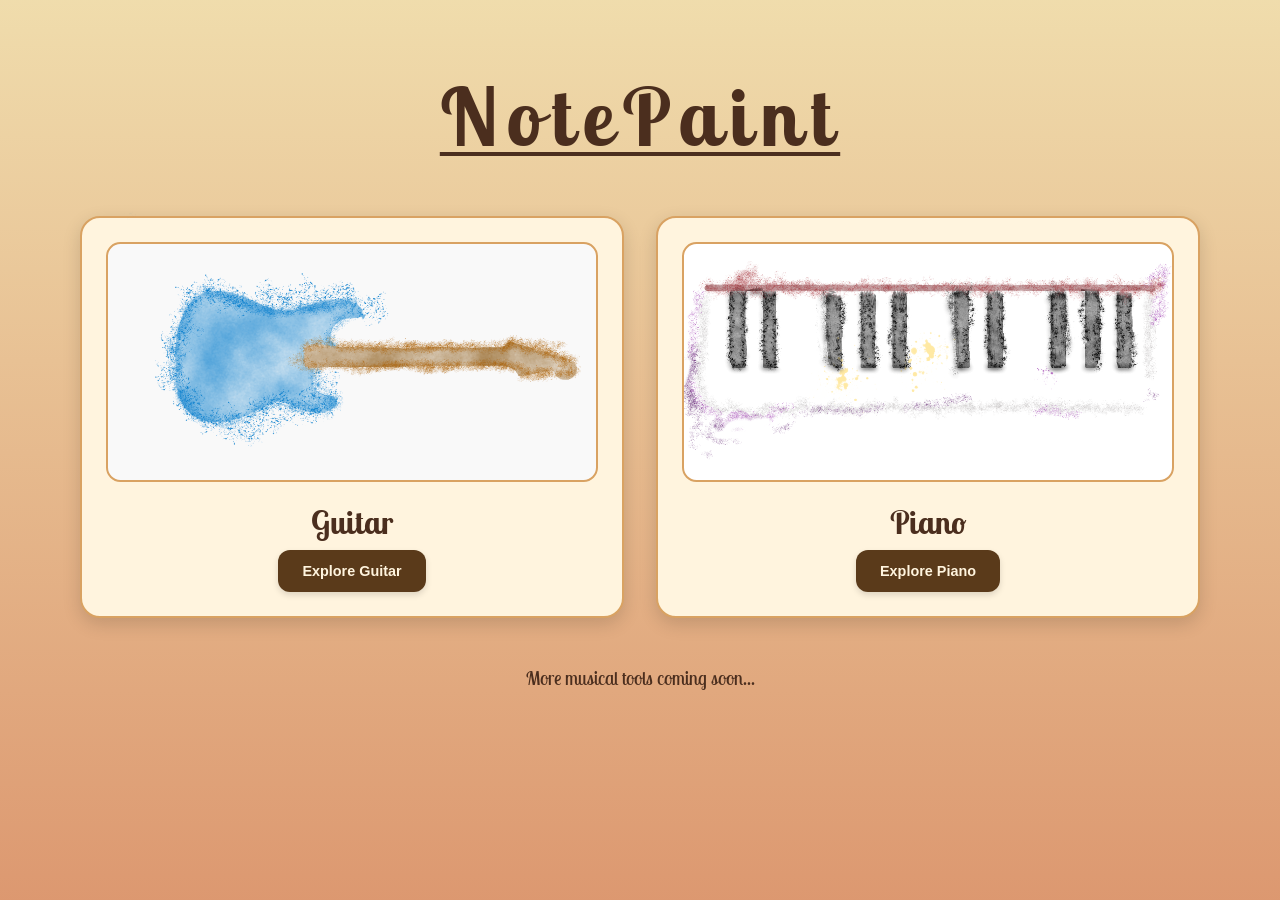
<file: index.html>
<!DOCTYPE html>
<html lang="en">

<head>
    <meta charset="UTF-8">
    <meta name="viewport" content="width=device-width, initial-scale=1.0">

    <title>NotePaint — Explore Music</title>

    <link rel="preconnect" href="https://fonts.googleapis.com">
    <link rel="preconnect" href="https://fonts.gstatic.com" crossorigin>
    <link href="https://fonts.googleapis.com/css2?family=Lobster+Two:wght@400;700&display=swap" rel="stylesheet">
    <link rel="icon" type="image/png" href="guitar/NotePaint.png">
    <link rel="apple-touch-icon" href="guitar/NotePaint.png">   

    <link rel="stylesheet" href="styles.css">
</head>

<body>

    <main class="home-container">

        <header class="home-header">
            <h1>NotePaint</h1>
            
        </header>

        <section class="instrument-grid" aria-label="Choose an instrument">

            <a class="instrument-card" href="guitar/index.html">
                <div class="instrument-art guitar-art" aria-hidden="true">
                    <img src="NotePaint Guitar.png" alt="">
                </div>

                <h2>Guitar</h2>
               

                <span class="card-button">Explore Guitar</span>
            </a>

            <a class="instrument-card" href="piano/index.html">
                <div class="instrument-art piano-art" aria-hidden="true">
                    <img src="NotePaint Piano.png" alt="">
                </div>

                <h2>Piano</h2>
                

                <span class="card-button">Explore Piano</span>
            </a>

        </section>

        <footer class="home-footer">
            <p>More musical tools coming soon...</p>
        </footer>

    </main>

</body>

</html>
</file>
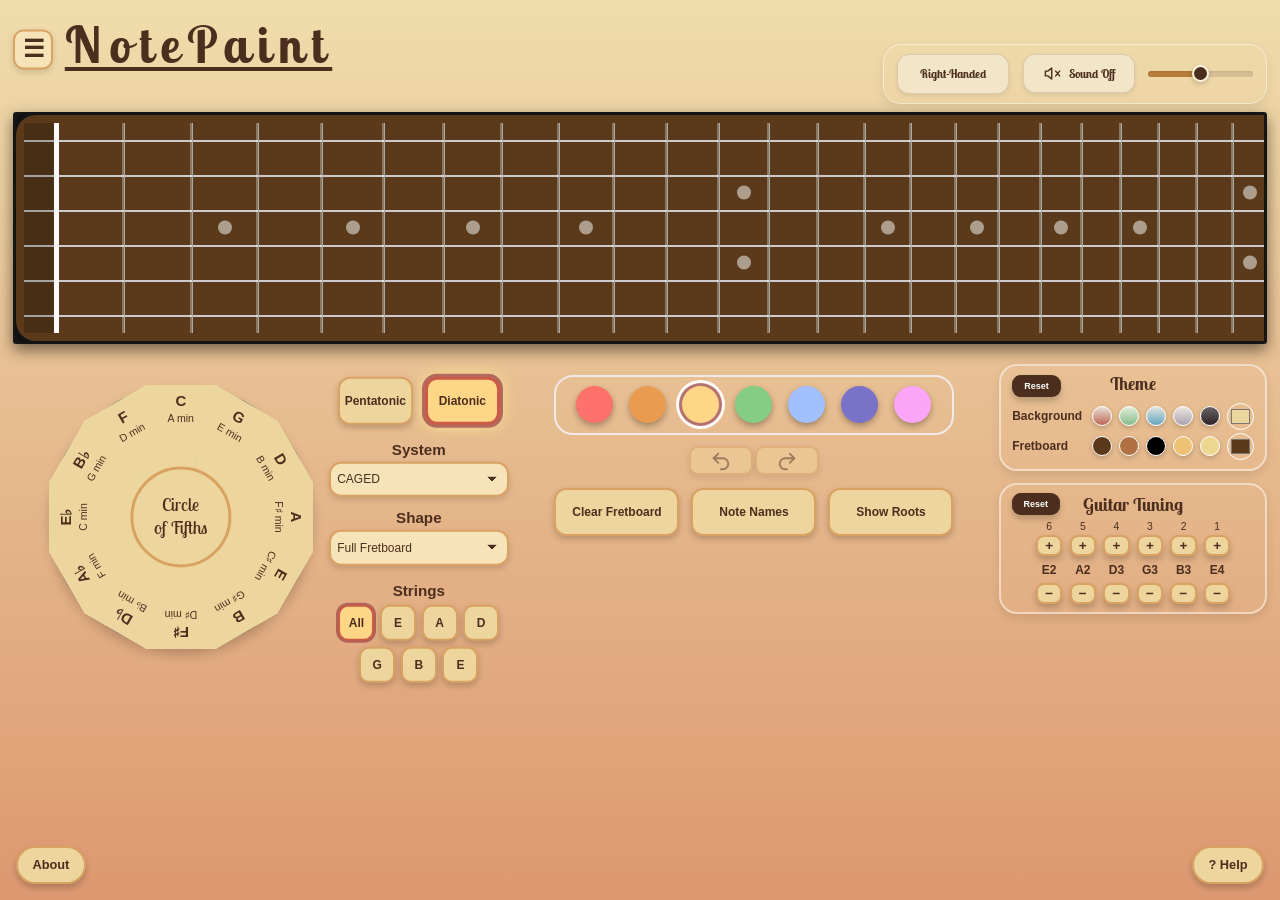
<file: guitar/index.html>
<!DOCTYPE html>
<html lang="en">

<head>
    <meta charset="UTF-8" />
    <meta name="viewport" content="width=device-width, initial-scale=1, viewport-fit=cover">
    <title>NotePaint</title>
    <link rel="icon" type="image/png" href="NotePaint.png">
    <link rel="apple-touch-icon" href="NotePaint.png">
    <link rel="stylesheet" href="styles.css">
    <link rel="preconnect" href="https://fonts.googleapis.com">
    <link rel="preconnect" href="https://fonts.gstatic.com" crossorigin>
    <link href="https://fonts.googleapis.com/css2?family=Lobster+Two:ital,wght@0,400;0,700;1,400;1,700&display=swap"
        rel="stylesheet">
</head>

<body>

    <div id="top-bar">

        <div id="header-navigation">

            <button id="menu-btn" type="button" aria-label="Open navigation" aria-expanded="false"
                aria-controls="navigation-menu">
                ☰
            </button>

            <h1>NotePaint</h1>

            <nav id="navigation-menu" aria-label="Main navigation" hidden>
                <a href="../index.html">Home</a>
                <a href="../guitar/index.html" aria-current="page">Guitar</a>
                <a href="../piano/index.html">Piano</a>
                <button id="metronome-menu-btn" type="button" aria-controls="metronome-panel" aria-expanded="false">
                    <span class="metronome-menu-note">♩</span> Metronome
                </button>
            </nav>

        </div>

        <div id="sound-controls">

            <button id="handedness-btn" type="button" aria-pressed="false">
                Right-Handed
            </button>

            <button id="sound-btn" class="off">🔇 Sound Off</button>
            <input type="range" id="volume-slider" min="0" max="0.3" step="0.01" value="0.05" aria-label="Volume">

        </div>
    </div>



    <div id="fretboard-wrapper">
        <div id="fretboard-scroll">
            <div id="fretboard-stage">
                <div id="inlays"></div>
                <div id="fretboard"></div>
            </div>
        </div>

    </div>




    <div id="main-controls">


        <div id="scale-controls">

            <div id="circle-of-fifths">

                <div class="key-wheel">

                    <button class="key-segment" data-root="0" style="--i: 0">
                        <span class="major-key">C</span>
                        <span class="minor-key">A min</span>
                    </button>

                    <button class="key-segment" data-root="7" style="--i: 1">
                        <span class="major-key">G</span>
                        <span class="minor-key">E min</span>
                    </button>

                    <button class="key-segment" data-root="2" style="--i: 2">
                        <span class="major-key">D</span>
                        <span class="minor-key">B min</span>
                    </button>

                    <button class="key-segment" data-root="9" style="--i: 3">
                        <span class="major-key">A</span>
                        <span class="minor-key">F♯ min</span>
                    </button>

                    <button class="key-segment" data-root="4" style="--i: 4">
                        <span class="major-key">E</span>
                        <span class="minor-key">C♯ min</span>
                    </button>

                    <button class="key-segment" data-root="11" style="--i: 5">
                        <span class="major-key">B</span>
                        <span class="minor-key">G♯ min</span>
                    </button>

                    <button class="key-segment" data-root="6" style="--i: 6">
                        <span class="major-key">F♯</span>
                        <span class="minor-key">D♯ min</span>
                    </button>

                    <button class="key-segment" data-root="1" style="--i: 7">
                        <span class="major-key">D♭</span>
                        <span class="minor-key">B♭ min</span>
                    </button>

                    <button class="key-segment" data-root="8" style="--i: 8">
                        <span class="major-key">A♭</span>
                        <span class="minor-key">F min</span>
                    </button>

                    <button class="key-segment" data-root="3" style="--i: 9">
                        <span class="major-key">E♭</span>
                        <span class="minor-key">C min</span>
                    </button>

                    <button class="key-segment" data-root="10" style="--i: 10">
                        <span class="major-key">B♭</span>
                        <span class="minor-key">G min</span>
                    </button>

                    <button class="key-segment" data-root="5" style="--i: 11">
                        <span class="major-key">F</span>
                        <span class="minor-key">D min</span>
                    </button>

                    <div class="wheel-center">
                        <span>Circle</span>
                        <span>of Fifths</span>
                    </div>
                </div>
            </div>
            <div id="scale-settings">
                <div id="scale-selector-container">

                    <button class="scale-option" data-scale="pentatonic">
                        Pentatonic
                    </button>

                    <button class="scale-option selected" data-scale="diatonic">
                        Diatonic
                    </button>
                </div>

                <div id="position-controls">
                    <div id="position-system-row">
                        <label for="position-system">System</label>
                        <select id="position-system">
                            <option value="caged">CAGED</option>
                            <option value="threeNPS">3 Notes Per String</option>
                        </select>
                    </div>

                    <div>
                        <label for="position-select">Shape</label>
                        <select id="position-select">
                            <option value="full">Full Fretboard</option>
                        </select>
                    </div>
                </div>

                <div id="string-filter">
                    <span>Strings</span>

                    <div id="string-filter-buttons">
                        <button type="button" class="string-filter-btn active" data-string="all"
                            aria-pressed="true">All</button>
                        <button type="button" class="string-filter-btn" data-string="5" aria-pressed="false">E</button>
                        <button type="button" class="string-filter-btn" data-string="4" aria-pressed="false">A</button>
                        <button type="button" class="string-filter-btn" data-string="3" aria-pressed="false">D</button>
                        <button type="button" class="string-filter-btn" data-string="2" aria-pressed="false">G</button>
                        <button type="button" class="string-filter-btn" data-string="1" aria-pressed="false">B</button>
                        <button type="button" class="string-filter-btn" data-string="0" aria-pressed="false">E</button>
                    </div>
                </div>
            </div>
        </div>

        <div id="fretboard-controls">
            <div id="palette">
                <button type="button" class="palette-color red" data-color="red" aria-label="Red"></button>
                <button type="button" class="palette-color orange" data-color="orange" aria-label="Orange"></button>
                <button type="button" class="palette-color yellow" data-color="yellow" aria-label="Yellow"></button>
                <button type="button" class="palette-color green" data-color="green" aria-label="Green"></button>
                <button type="button" class="palette-color blue" data-color="blue" aria-label="Blue"></button>
                <button type="button" class="palette-color indigo" data-color="indigo" aria-label="Indigo"></button>
                <button type="button" class="palette-color violet" data-color="violet" aria-label="Violet"></button>
            </div>

            <div id="note-controls">

                <div id="painting-controls">

                    <div id="history-controls">
                        <button id="undo" type="button" disabled aria-label="Undo" title="Undo">
                            <svg width="22" height="22" viewBox="0 0 24 24" fill="none" stroke="currentColor"
                                stroke-width="2" stroke-linecap="round" stroke-linejoin="round" aria-hidden="true"
                                focusable="false">
                                <path d="M9 14 4 9l5-5" />
                                <path d="M4 9h10a6 6 0 0 1 0 12h-2" />
                            </svg>
                        </button>

                        <button id="redo" type="button" disabled aria-label="Redo" title="Redo">
                            <svg width="22" height="22" viewBox="0 0 24 24" fill="none" stroke="currentColor"
                                stroke-width="2" stroke-linecap="round" stroke-linejoin="round" aria-hidden="true"
                                focusable="false">
                                <path d="m15 14 5-5-5-5" />
                                <path d="M20 9H10a6 6 0 0 0 0 12h2" />
                            </svg>
                        </button>
                    </div>

                    <div id="main-note-buttons">
                        <button id="clear">Clear Fretboard</button>
                        <div id="note-label-controls">

                            <button id="note-names-btn" type="button" aria-pressed="false">
                                Note Names
                            </button>

                            <div id="note-label-row" hidden>
                                <label for="note-label-mode">Range</label>
                                <select id="note-label-mode" aria-label="Note label mode">
                                    <option value="notes">Notes</option>
                                    <option value="intervals">Intervals</option>
                                </select>

                                <p id="interval-hint" hidden>
                                    Select a root or key to display intervals.
                                </p>
                            </div>

                        </div>

                        <div id="root-controls">
                            <button id="show-roots-btn" type="button" aria-pressed="false" aria-expanded="false"
                                aria-controls="root-choice-row">
                                Show Roots
                            </button>

                            <div id="root-choice-row" hidden>
                                <label for="root-choice">Root</label>
                                <select id="root-choice"></select>
                            </div>
                        </div>
                    </div>

                </div>

            </div>


        </div>

        <div id="right-panels">
            <div id="appearance-panel">
                <div class="appearance-header">
                    <button id="reset-appearance">Reset</button>
                    <h2 id="theme">Theme</h2>

                </div>


                <div class="appearance-row">
                    <label for="page-color-picker">Background</label>

                    <div class="appearance-swatches">
                        <button class="appearance-swatch" data-target="page"
                            data-color="linear-gradient(to bottom,  #ece4e2d8, #b55848d8)"
                            style="background: linear-gradient(to bottom, #ece4e2d8, #b55848d8);"
                            title="Sunrise"></button>


                        <button class="appearance-swatch" data-target="page"
                            data-color="linear-gradient(to bottom, #e1f8e7d8, #75ba8ad8)"
                            style="background: linear-gradient(to bottom, #e1f8e7d8, #75ba8ad8);"
                            title="Mint Breeze"></button>

                        <button class="appearance-swatch" data-target="page"
                            data-color="linear-gradient(to bottom, #ddeaefd8, #4aa3c9d8)"
                            style="background: linear-gradient(to bottom, #ddeaefd8, #4aa3c9d8);"
                            title="Lake Spring"></button>

                        <button class="appearance-swatch" data-target="page"
                            data-color="linear-gradient(to bottom, #EDE7E3, #9d9db2d8)"
                            style="background: linear-gradient(to bottom, #EDE7E3, #9d9db2d8);" title="Tundra"></button>

                        <button class="appearance-swatch" data-target="page"
                            data-color="linear-gradient(to bottom,  #54545ed8, #0a0714d8)"
                            style="background: linear-gradient(to bottom, #54545ed8, #0a0714d8);"
                            title="Charcoal"></button>

                        <input type="color" id="page-color-picker" value="#edd69d" title="Custom">
                    </div>
                </div>

                <div class="appearance-row">
                    <label for="board-color-picker">Fretboard</label>


                    <div class="appearance-swatches">
                        <button class="appearance-swatch" data-target="board" data-color="#5a3a1a"
                            style="background: #5a3a1a;" title="Rosewood"></button>


                        <button class="appearance-swatch" data-target="board" data-color="#B07243"
                            style="background: #B07243;" title="Roasted"></button>


                        <button class="appearance-swatch" data-target="board" data-color="#000000"
                            style="background: #000000;" title="Ebony"></button>

                        <button class="appearance-swatch" data-target="board" data-color="#efc36cc6"
                            style="background: #efc36cc6;" title="Maple"></button>

                        <button class="appearance-swatch" data-target="board" data-color="#eede90c4"
                            style="background: #eede90c4;" title="Blonde"></button>


                        <input type="color" id="board-color-picker" value="#5a3a1a" title="Custom">
                    </div>
                </div>
            </div>



            <div id="tuning-panel">
                <div class="tuning-header">
                    <button id="reset-tuning" type="button">Reset</button>
                    <h2>Guitar Tuning</h2>
                </div>

                <div id="tuning-strings">
                    <div class="tuning-string" data-string="0">
                        <span class="tuning-string-number">6</span>
                        <button type="button" class="tuning-up" aria-label="Raise sixth string">+</button>
                        <span class="tuning-note">E2</span>
                        <button type="button" class="tuning-down" aria-label="Lower sixth string">−</button>
                    </div>

                    <div class="tuning-string" data-string="1">
                        <span class="tuning-string-number">5</span>
                        <button type="button" class="tuning-up" aria-label="Raise fifth string">+</button>
                        <span class="tuning-note">A2</span>
                        <button type="button" class="tuning-down" aria-label="Lower fifth string">−</button>
                    </div>

                    <div class="tuning-string" data-string="2">
                        <span class="tuning-string-number">4</span>
                        <button type="button" class="tuning-up" aria-label="Raise fourth string">+</button>
                        <span class="tuning-note">D3</span>
                        <button type="button" class="tuning-down" aria-label="Lower fourth string">−</button>
                    </div>

                    <div class="tuning-string" data-string="3">
                        <span class="tuning-string-number">3</span>
                        <button type="button" class="tuning-up" aria-label="Raise third string">+</button>
                        <span class="tuning-note">G3</span>
                        <button type="button" class="tuning-down" aria-label="Lower third string">−</button>
                    </div>

                    <div class="tuning-string" data-string="4">
                        <span class="tuning-string-number">2</span>
                        <button type="button" class="tuning-up" aria-label="Raise second string">+</button>
                        <span class="tuning-note">B3</span>
                        <button type="button" class="tuning-down" aria-label="Lower second string">−</button>
                    </div>

                    <div class="tuning-string" data-string="5">
                        <span class="tuning-string-number">1</span>
                        <button type="button" class="tuning-up" aria-label="Raise first string">+</button>
                        <span class="tuning-note">E4</span>
                        <button type="button" class="tuning-down" aria-label="Lower first string">−</button>
                    </div>
                </div>
            </div>



        </div>




    </div>



    <button id="help-btn" type="button" aria-haspopup="dialog" aria-controls="help-tour">
        ? Help
    </button>

    <dialog id="help-tour" aria-labelledby="help-title" aria-describedby="help-text">

        <div class="help-shade" id="help-shade-top"></div>
        <div class="help-shade" id="help-shade-right"></div>
        <div class="help-shade" id="help-shade-bottom"></div>
        <div class="help-shade" id="help-shade-left"></div>

        <div id="help-highlight" aria-hidden="true"></div>

        <div id="help-bubble">
            <div class="help-header">
                <span id="help-progress" aria-live="polite"></span>
                <button id="help-close" type="button" aria-label="Close help">×</button>
            </div>

            <h2 id="help-title"></h2>
            <p id="help-text"></p>

            <div class="help-navigation">
                <button id="help-back" type="button">Back</button>
                <button id="help-next" type="button">Next</button>
            </div>
        </div>
    </dialog>



    <button id="about-btn" type="button" aria-haspopup="dialog" aria-controls="about-overlay">
        About
    </button>

    <div id="about-overlay" hidden>

        <div id="about-panel" role="dialog" aria-modal="true" aria-labelledby="about-title">

            <div class="about-header">
                <h2 id="about-title">About NotePaint</h2>

                <button id="about-close" type="button" aria-label="Close About">
                    &times;
                </button>
            </div>

            <p>
                NotePaint is a free interactive guitar fretboard
                for guitarists, teachers, and students.
            </p>

            <p>
                Explore scales, visualise patterns and experiment
                with musical ideas by painting notes directly
                onto the fretboard.
            </p>

            <div class="about-links">
                <a id="about-feedback"
                    href="https://docs.google.com/forms/d/e/1FAIpQLSdMpHkmDGX6tjuSubEqb6uPYFECHcqzGxucnWh9RJ3ziY9rFg/viewform?usp=publish-editor"
                    target="_blank" rel="noopener noreferrer">
                    Report a problem
                </a>

                <a id="about-support" href="https://buymeacoffee.com/notepaint" target="_blank"
                    rel="noopener noreferrer">
                    Support NotePaint
                </a>
            </div>

            <p class="about-copyright">
                &copy; 2026 NotePaint. All rights reserved.
                Free to use.
            </p>

        </div>

    </div>


    <div id="metronome-panel" hidden>

        <div id="metronome-header">
            <span>♩ Metronome</span>

            <button id="metronome-close" type="button" aria-label="Close metronome">
                &times;
            </button>
        </div>

        <div id="metronome-body">

            <div id="metronome-tempo-controls">

                <button id="metronome-minus" type="button" aria-label="Decrease tempo">
                    −
                </button>

                <div id="metronome-tempo-display">
                    <div id="metronome-bpm">120</div>
                    <input id="metronome-bpm-input" type="number" min="30" max="300" step="1" inputmode="numeric"
                        aria-label="Enter metronome tempo" hidden>
                    <div class="metronome-bpm-label">BPM</div>
                </div>

                <button id="metronome-plus" type="button" aria-label="Increase tempo">
                    +
                </button>

            </div>

            <input id="metronome-tempo-slider" type="range" min="30" max="300" step="1" value="120"
                aria-label="Metronome tempo">

            <button id="metronome-tap" type="button">
                Tap Tempo
            </button>


            <div id="metronome-rhythm-row">


                <div id="metronome-time-signature">

                    <div class="metronome-signature-label">
                        Time Signature
                    </div>

                    <div id="metronome-signature-controls">


                        <button id="metronome-top-down" type="button" aria-label="Decrease beats per bar">
                            <span class="metronome-arrow down"></span>
                        </button>

                        <div id="metronome-signature-numbers">
                            <span id="metronome-top-number">4</span>
                            <span id="metronome-bottom-number">4</span>
                        </div>

                        <button id="metronome-top-up" type="button" aria-label="Increase beats per bar">
                            <span class="metronome-arrow up"></span>
                        </button>

                        <button id="metronome-bottom-down" type="button" aria-label="Decrease beat unit">
                            <span class="metronome-arrow down"></span>
                        </button>

                        <button id="metronome-bottom-up" type="button" aria-label="Increase beat unit">
                            <span class="metronome-arrow up"></span>
                        </button>

                    </div>

                </div>


                <div id="metronome-rhythm-right">

                    <div id="metronome-beats" aria-hidden="true">
                        <span class="metronome-beat"></span>
                        <span class="metronome-beat"></span>
                        <span class="metronome-beat"></span>
                        <span class="metronome-beat"></span>
                    </div>


                    <label id="metronome-accent-control">
                        <input id="metronome-accent" type="checkbox" checked>
                        Accent
                    </label>



                    <button id="metronome-start" type="button">
                        Start
                    </button>
                </div>
            </div>

        </div>

    </div>
    <script src="script.js"></script>

</body>

</html>
</file>
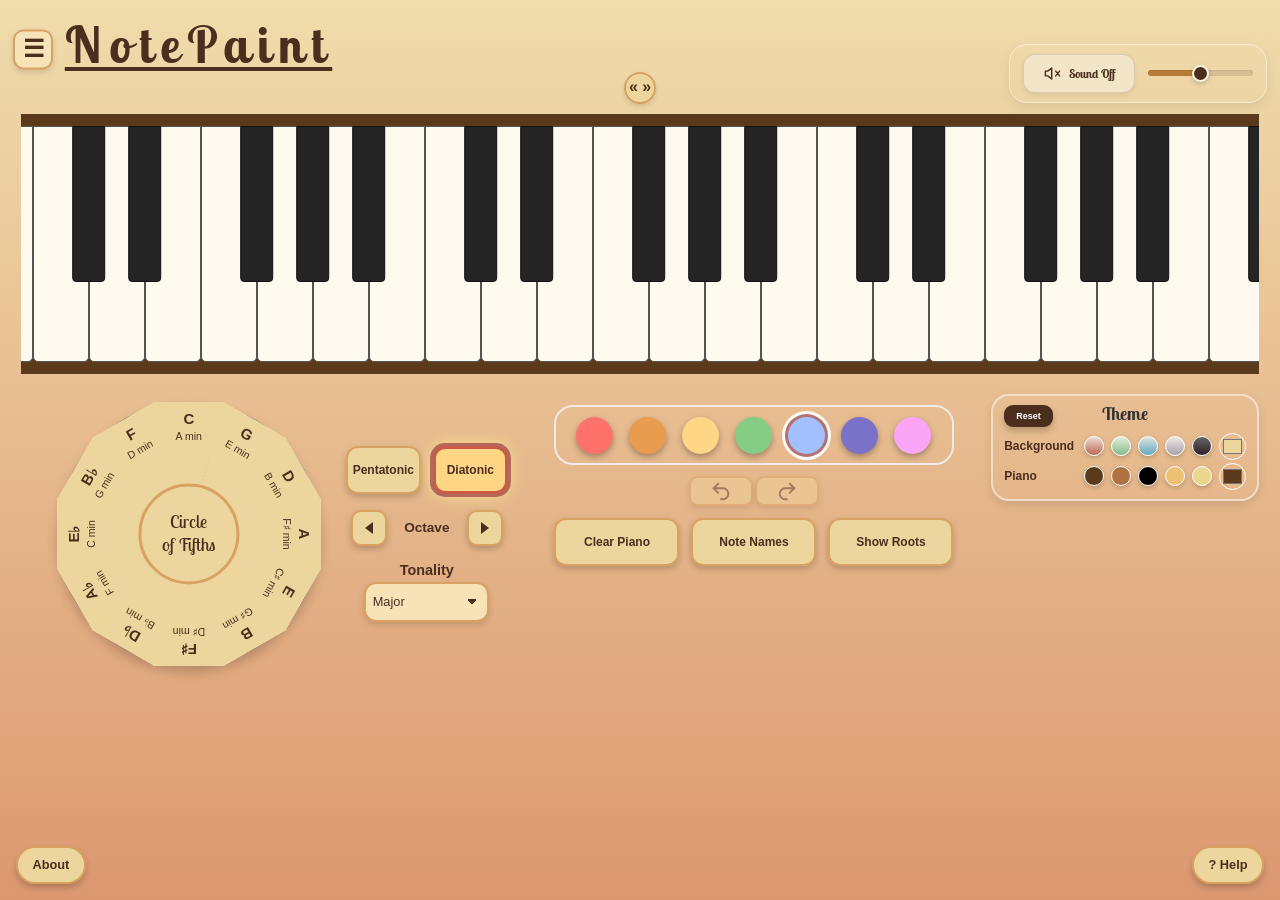
<file: piano/index.html>
<!DOCTYPE html>
<html lang="en">

<head>
    <meta charset="UTF-8">
    <meta name="viewport" content="width=device-width, initial-scale=1.0">
    <title>NotePaint Piano</title>
    <link rel="stylesheet" href="styles.css">
    <link rel="preconnect" href="https://fonts.googleapis.com">
    <link rel="preconnect" href="https://fonts.gstatic.com" crossorigin>
    <link rel="icon" type="image/png" href="../guitar/NotePaint.png">
    <link rel="apple-touch-icon" href="../guitar/NotePaint.png">    

    <link href="https://fonts.googleapis.com/css2?family=Lobster+Two:wght@400;700&display=swap" rel="stylesheet">
    <script src="script.js" defer></script>
</head>

<body>

    <div id="top-bar">

        <div id="header-navigation">

            <button id="menu-btn" type="button" aria-label="Open navigation" aria-expanded="false"
                aria-controls="navigation-menu">
                ☰
            </button>

            <h1>NotePaint</h1>

            <nav id="navigation-menu" aria-label="Main navigation" hidden>
                <a href="../index.html">Home</a>
                <a href="../guitar/index.html">Guitar</a>
                <a href="../piano/index.html" aria-current="page">Piano</a>

                <button id="metronome-menu-btn" type="button" aria-controls="metronome-panel" aria-expanded="false">
                    <span class="metronome-menu-note">♩</span> Metronome
                </button>
            </nav>

        </div>

        <div id="sound-controls">
            <button id="sound-btn" class="off" type="button">
                🔇 Sound Off
            </button>

            <input type="range" id="volume-slider" min="0" max="0.3" step="0.01" value="0.05" aria-label="Volume">
        </div>

    </div>



    <main>
        <div id="piano-centre-controls">
            <button id="centre-piano" type="button" title="Centre Piano" aria-label="Return piano to starting position">
                <span>« »</span>
            </button>
        </div>
        <div id="piano-scroll">
            <div id="piano" class="hide-note-names"></div>
        </div>

        <div id="main-controls">

            <div id="scale-controls">

                <div id="circle-of-fifths">

                    <div class="key-wheel">

                        <button class="key-segment" data-root="0" style="--i: 0">
                            <span class="major-key">C</span>
                            <span class="minor-key">A min</span>
                        </button>

                        <button class="key-segment" data-root="7" style="--i: 1">
                            <span class="major-key">G</span>
                            <span class="minor-key">E min</span>
                        </button>

                        <button class="key-segment" data-root="2" style="--i: 2">
                            <span class="major-key">D</span>
                            <span class="minor-key">B min</span>
                        </button>

                        <button class="key-segment" data-root="9" style="--i: 3">
                            <span class="major-key">A</span>
                            <span class="minor-key">F♯ min</span>
                        </button>

                        <button class="key-segment" data-root="4" style="--i: 4">
                            <span class="major-key">E</span>
                            <span class="minor-key">C♯ min</span>
                        </button>

                        <button class="key-segment" data-root="11" style="--i: 5">
                            <span class="major-key">B</span>
                            <span class="minor-key">G♯ min</span>
                        </button>

                        <button class="key-segment" data-root="6" style="--i: 6">
                            <span class="major-key">F♯</span>
                            <span class="minor-key">D♯ min</span>
                        </button>

                        <button class="key-segment" data-root="1" style="--i: 7">
                            <span class="major-key">D♭</span>
                            <span class="minor-key">B♭ min</span>
                        </button>

                        <button class="key-segment" data-root="8" style="--i: 8">
                            <span class="major-key">A♭</span>
                            <span class="minor-key">F min</span>
                        </button>

                        <button class="key-segment" data-root="3" style="--i: 9">
                            <span class="major-key">E♭</span>
                            <span class="minor-key">C min</span>
                        </button>

                        <button class="key-segment" data-root="10" style="--i: 10">
                            <span class="major-key">B♭</span>
                            <span class="minor-key">G min</span>
                        </button>

                        <button class="key-segment" data-root="5" style="--i: 11">
                            <span class="major-key">F</span>
                            <span class="minor-key">D min</span>
                        </button>

                        <div class="wheel-center">
                            <span>Circle</span>
                            <span>of Fifths</span>
                        </div>
                    </div>
                </div>

                <div id="scale-settings">
                    <div id="scale-selector-container">

                        <button class="scale-option" data-scale="pentatonic">
                            Pentatonic
                        </button>

                        <button class="scale-option selected" data-scale="diatonic">
                            Diatonic
                        </button>
                    </div>

                    <div id="octave-controls">
                        <button id="octave-down" type="button" aria-label="Move notes down one octave">

                        </button>

                        <button id="octave-label" type="button" title="Reset octave">
                            Octave
                        </button>

                        <button id="octave-up" type="button" aria-label="Move notes up one octave">

                        </button>
                    </div>

                    <div id="root-choice-row">
                        <label for="root-choice">Tonality</label>

                        <select id="root-choice">
                            <option value="major">Major</option>
                            <option value="minor">Minor</option>
                        </select>
                    </div>

                </div>

            </div>

            <div id="fretboard-controls">

                <div id="palette">
                    <button class="palette-color red" data-color="red" aria-label="Red"></button>
                    <button class="palette-color orange" data-color="orange" aria-label="Orange"></button>
                    <button class="palette-color yellow" data-color="yellow" aria-label="Yellow"></button>
                    <button class="palette-color green" data-color="green" aria-label="Green"></button>
                    <button class="palette-color blue active" data-color="blue" aria-label="Blue"></button>
                    <button class="palette-color indigo" data-color="indigo" aria-label="Indigo"></button>
                    <button class="palette-color violet" data-color="violet" aria-label="Violet"></button>
                </div>

                <div id="note-controls">
                    <div id="painting-controls">

                        <div id="history-controls">
                            <button id="undo" type="button" disabled aria-label="Undo" title="Undo">
                                <svg width="22" height="22" viewBox="0 0 24 24" fill="none" stroke="currentColor"
                                    stroke-width="2" stroke-linecap="round" stroke-linejoin="round" aria-hidden="true"
                                    focusable="false">
                                    <path d="M9 14 4 9l5-5" />
                                    <path d="M4 9h10a6 6 0 0 1 0 12h-2" />
                                </svg>
                            </button>
                            <button id="redo" type="button" disabled aria-label="Redo" title="Redo">
                                <svg width="22" height="22" viewBox="0 0 24 24" fill="none" stroke="currentColor"
                                    stroke-width="2" stroke-linecap="round" stroke-linejoin="round" aria-hidden="true"
                                    focusable="false">
                                    <path d="m15 14 5-5-5-5" />
                                    <path d="M20 9H10a6 6 0 0 0 0 12h2" />
                                </svg>
                            </button>

                        </div>

                        <div id="main-note-buttons">

                            <button id="clear-piano">Clear Piano</button>

                            <div id="note-names-controls">

                                <button id="toggle-note-names" aria-pressed="false" aria-expanded="false"
                                    aria-controls="note-names-choice-row">
                                    Note Names
                                </button>

                                <div id="note-names-choice-row" hidden>
                                    <label for="note-names-choice">Range</label>

                                    <select id="note-names-choice">
                                        <option value="painted">Note Names</option>
                                        <option value="intervals">Interval Numbers</option>
                                        <option value="all">Full Keyboard</option>
                                    </select>

                                    <p id="interval-hint" hidden>
                                        Select a root or key to display intervals.
                                    </p>
                                </div>

                            </div>

                            <div id="root-controls">

                                <button id="toggle-roots" type="button" aria-pressed="false" aria-expanded="false"
                                    aria-controls="piano-root-choice-row">
                                    Show Roots
                                </button>

                                <div id="piano-root-choice-row" hidden>
                                    <label for="piano-root-choice">Root</label>
                                    <select id="piano-root-choice"></select>
                                </div>

                            </div>

                        </div>
                    </div>
                </div>
            </div>

            <div id="appearance-panel">
                <div class="appearance-header">
                    <button id="reset-appearance">Reset</button>
                    <h2 id="theme">Theme</h2>

                </div>


                <div class="appearance-row">
                    <label for="page-color-picker">Background</label>

                    <div class="appearance-swatches">
                        <button class="appearance-swatch" data-target="page"
                            data-color="linear-gradient(to bottom,  #ece4e2d8, #b55848d8)"
                            style="background: linear-gradient(to bottom, #ece4e2d8, #b55848d8);"
                            title="Sunrise"></button>


                        <button class="appearance-swatch" data-target="page"
                            data-color="linear-gradient(to bottom, #e1f8e7d8, #75ba8ad8)"
                            style="background: linear-gradient(to bottom, #e1f8e7d8, #75ba8ad8);"
                            title="Mint Breeze"></button>

                        <button class="appearance-swatch" data-target="page"
                            data-color="linear-gradient(to bottom, #ddeaefd8, #4aa3c9d8)"
                            style="background: linear-gradient(to bottom, #ddeaefd8, #4aa3c9d8);"
                            title="Lake Spring"></button>

                        <button class="appearance-swatch" data-target="page"
                            data-color="linear-gradient(to bottom, #EDE7E3, #9d9db2d8)"
                            style="background: linear-gradient(to bottom, #EDE7E3, #9d9db2d8);" title="Tundra"></button>

                        <button class="appearance-swatch" data-target="page"
                            data-color="linear-gradient(to bottom,  #54545ed8, #0a0714d8)"
                            style="background: linear-gradient(to bottom, #54545ed8, #0a0714d8);"
                            title="Charcoal"></button>

                        <input type="color" id="page-color-picker" value="#edd69d" title="Custom">
                    </div>
                </div>

                <div class="appearance-row">
                    <label for="board-color-picker">Piano</label>


                    <div class="appearance-swatches">
                        <button class="appearance-swatch" data-target="board" data-color="#5a3a1a"
                            style="background: #5a3a1a;" title="Rosewood"></button>


                        <button class="appearance-swatch" data-target="board" data-color="#B07243"
                            style="background: #B07243;" title="Roasted"></button>


                        <button class="appearance-swatch" data-target="board" data-color="#000000"
                            style="background: #000000;" title="Ebony"></button>

                        <button class="appearance-swatch" data-target="board" data-color="#efc36cc6"
                            style="background: #efc36cc6;" title="Maple"></button>

                        <button class="appearance-swatch" data-target="board" data-color="#eede90c4"
                            style="background: #eede90c4;" title="Blonde"></button>


                        <input type="color" id="board-color-picker" value="#5a3a1a" title="Custom">
                    </div>
                </div>
            </div>


        </div>



    </main>

    <button id="help-btn" type="button" aria-haspopup="dialog" aria-controls="help-tour">
        ? Help
    </button>

    <dialog id="help-tour" aria-labelledby="help-title" aria-describedby="help-text">

        <div class="help-shade" id="help-shade-top"></div>
        <div class="help-shade" id="help-shade-right"></div>
        <div class="help-shade" id="help-shade-bottom"></div>
        <div class="help-shade" id="help-shade-left"></div>

        <div id="help-highlight" aria-hidden="true"></div>

        <div id="help-bubble">
            <div class="help-header">
                <span id="help-progress" aria-live="polite"></span>
                <button id="help-close" type="button" aria-label="Close help">×</button>
            </div>

            <h2 id="help-title"></h2>
            <p id="help-text"></p>

            <div class="help-navigation">
                <button id="help-back" type="button">Back</button>
                <button id="help-next" type="button">Next</button>
            </div>
        </div>
    </dialog>

    <button id="about-btn" type="button" aria-haspopup="dialog" aria-controls="about-overlay">
        About
    </button>

    <div id="about-overlay" hidden>

        <div id="about-panel" role="dialog" aria-modal="true" aria-labelledby="about-title">

            <div class="about-header">
                <h2 id="about-title">About NotePaint</h2>

                <button id="about-close" type="button" aria-label="Close About">
                    &times;
                </button>
            </div>

            <p>
                NotePaint Piano is a free interactive piano keyboard
                for pianists, teachers, and students.
            </p>

            <p>
                Explore scales, visualise patterns and experiment
                with musical ideas by painting notes directly
                onto the keyboard.
            </p>

            <div class="about-links">
                <a id="about-feedback"
                    href="https://docs.google.com/forms/d/e/1FAIpQLSdMpHkmDGX6tjuSubEqb6uPYFECHcqzGxucnWh9RJ3ziY9rFg/viewform?usp=publish-editor"
                    target="_blank" rel="noopener noreferrer">
                    Report a problem
                </a>

                <a id="about-support" href="https://buymeacoffee.com/notepaint" target="_blank"
                    rel="noopener noreferrer">
                    Support NotePaint
                </a>
            </div>

            <p class="about-copyright">
                &copy; 2026 NotePaint. All rights reserved.
                Free to use.
            </p>

        </div>

    </div>



    <div id="metronome-panel" hidden>

        <div id="metronome-header">
            <span>♩ Metronome</span>

            <button id="metronome-close" type="button" aria-label="Close metronome">
                &times;
            </button>
        </div>

        <div id="metronome-body">

            <div id="metronome-tempo-controls">

                <button id="metronome-minus" type="button" aria-label="Decrease tempo">
                    −
                </button>

                <div id="metronome-tempo-display">
                    <div id="metronome-bpm">120</div>
                    <input id="metronome-bpm-input" type="number" min="30" max="300" step="1" inputmode="numeric"
                        aria-label="Enter metronome tempo" hidden>
                    <div class="metronome-bpm-label">BPM</div>
                </div>

                <button id="metronome-plus" type="button" aria-label="Increase tempo">
                    +
                </button>

            </div>

            <input id="metronome-tempo-slider" type="range" min="30" max="300" step="1" value="120"
                aria-label="Metronome tempo">

            <button id="metronome-tap" type="button">
                Tap Tempo
            </button>


            <div id="metronome-rhythm-row">


                <div id="metronome-time-signature">

                    <div class="metronome-signature-label">
                        Time Signature
                    </div>

                    <div id="metronome-signature-controls">


                        <button id="metronome-top-down" type="button" aria-label="Decrease beats per bar">
                            <span class="metronome-arrow down"></span>
                        </button>

                        <div id="metronome-signature-numbers">
                            <span id="metronome-top-number">4</span>
                            <span id="metronome-bottom-number">4</span>
                        </div>

                        <button id="metronome-top-up" type="button" aria-label="Increase beats per bar">
                            <span class="metronome-arrow up"></span>
                        </button>

                        <button id="metronome-bottom-down" type="button" aria-label="Decrease beat unit">
                            <span class="metronome-arrow down"></span>
                        </button>

                        <button id="metronome-bottom-up" type="button" aria-label="Increase beat unit">
                            <span class="metronome-arrow up"></span>
                        </button>

                    </div>

                </div>








                <div id="metronome-rhythm-right">

                    <div id="metronome-beats" aria-hidden="true">
                        <span class="metronome-beat"></span>
                        <span class="metronome-beat"></span>
                        <span class="metronome-beat"></span>
                        <span class="metronome-beat"></span>
                    </div>


                    <label id="metronome-accent-control">
                        <input id="metronome-accent" type="checkbox" checked>
                        Accent
                    </label>



                    <button id="metronome-start" type="button">
                        Start
                    </button>
                </div>
            </div>

        </div>

    </div>

</body>

</html>
</file>
<file: styles.css>
/* ===== NOTEPAINT HOMEPAGE ===== */

* {
    box-sizing: border-box;
}

body {
    margin: 0;
    min-height: 100vh;
    padding: 2rem 1rem;

    font-family: sans-serif;
    color: #4b2e1e;

    background: linear-gradient(to bottom,
            #edd69dd8,
            #d98e62e8);
}

/* MAIN CONTAINER */

.home-container {
    width: 100%;
    max-width: 70rem;
    margin: 0 auto;
}

/* HEADER */

.home-header {
    text-align: center;
    margin: 2rem auto 3rem;
}

.home-header h1 {
    margin: 0;

    font-family: 'Lobster Two', serif;
    font-size: clamp(3.5rem, 7vw, 5rem);
    letter-spacing: 0.12em;
    line-height: 1.3;

    color: #4b2e1e;

    text-decoration: underline;
    text-decoration-color: #4b2e1e;
    text-decoration-thickness: 4px;
    text-underline-offset: 6px;
}

.home-header p {
    margin: 1rem 0 0;
    font-size: 1.1rem;
    line-height: 1.6;
}

/* INSTRUMENT CARDS */

.instrument-grid {
    display: grid;
    grid-template-columns: repeat(2, minmax(0, 1fr));
    gap: 2rem;
}

.instrument-card {
    display: flex;
    flex-direction: column;
    align-items: center;

    padding: 1.5rem;

    background: #fff4de;
    border: 2px solid #d9a262;
    border-radius: 1.25rem;

    box-shadow: 0 6px 18px #00000025;

    color: #4b2e1e;
    text-decoration: none;
    text-align: center;

    transition:
        transform 0.2s ease,
        box-shadow 0.2s ease,
        background 0.2s ease;
}

.instrument-card:hover {
    transform: translateY(-0.35rem);
    box-shadow: 0 12px 25px #00000030;
    background: #fff8e9;
}

.instrument-card:focus-visible {
    outline: 3px solid #4b2e1e;
    outline-offset: 5px;
}

/* INSTRUMENT ARTWORK */

.instrument-art {
    display: flex;
    align-items: center;
    justify-content: center;

    width: 100%;
    height: 15rem;

    border-radius: 0.9rem;

    font-size: 6rem;
    line-height: 1;

    background: #edd69d;
    border: 2px solid #d9a262;
}

.instrument-art img {
    display: block;
    width: 100%;
    height: 100%;
    object-fit: contain;
}

.guitar-art {
    background: #f9f9f9;
}

.piano-art {
    background: #ffffff;
}

.guitar-art img {
    transform: translateY(-33px);
}

/* CARD TEXT */

.instrument-card h2 {
    margin: 1.25rem 0 0.5rem;

    font-family: 'Lobster Two', serif;
    font-size: 2rem;
}

.instrument-card p {
    margin: 0 0 1.5rem;

    font-size: 0.95rem;
    line-height: 1.6;
}

/* EXPLORE BUTTONS */

.card-button {
    display: inline-block;

    margin-top: auto;
    padding: 0.8rem 1.5rem;

    border-radius: 0.75rem;

    background: #5a3a1a;
    color: #fff4de;

    font-size: 0.9rem;
    font-weight: bold;

    box-shadow: 0 3px 6px #00000022;
}

.instrument-card:hover .card-button {
    background: #6b422b;
}

/* FOOTER */

.home-footer {
    margin-top: 3rem;
    text-align: center;
}

.home-footer p {
    font-family: 'Lobster Two', serif;
    font-size: 1.2rem;
    color: #4b2e1e;
}

/* SMALL SCREENS */

@media (max-width: 40rem) {

    body {
        padding: 1rem;
    }

    .home-header {
        margin: 1.5rem auto 2rem;
    }

    .home-header p {
        font-size: 0.95rem;
    }

    .instrument-grid {
        grid-template-columns: 1fr;
        gap: 1.25rem;
    }

    .instrument-art {
        height: 12rem;
    }

    .instrument-card {
        padding: 1rem;
    }

    .guitar-art img {
    transform: translateY(-25px);
}
}
</file>
<file: guitar/styles.css>
/* MAIN — RESPONSIVE PAGE LAYOUT */

* {
    box-sizing: border-box;

}



body {
    font-family: sans-serif;
    margin: 0;
    min-height: 100vh;
    padding: 0.5rem clamp(0.5rem, 1vw, 1.5rem) 3rem;
    padding-left: max(clamp(0.5rem, 1vw, 1.5rem), env(safe-area-inset-left));
    padding-right: max(clamp(0.5rem, 1vw, 1.5rem), env(safe-area-inset-right));
    padding-bottom: max(3rem, env(safe-area-inset-bottom));

    background: linear-gradient(to bottom,
            #edd69dd8,
            #d98e62e8);

    color: #333;
    text-align: center;
}

#top-bar {
    display: grid;
    grid-template-columns: minmax(0, 1fr) auto;
    align-items: start;
    gap: 1rem;
    width: 100%;
}

h1 {
    font-family: 'Lobster Two', serif;
    font-size: 3.125rem;
    font-size: clamp(3.1rem, 3vw, 3.125rem);

    margin: 0;
    max-width: 100%;

    text-decoration: underline;
    text-decoration-color: #4b2e1e;
    text-decoration-thickness: 4px;
    text-underline-offset: 4px;

    color: #4b2e1e;
    letter-spacing: 0.16em;
    line-height: 1.3;

    justify-self: start;
    margin-left: 0;
    margin-top: 0.3125rem;

}

#main-controls {
    display: grid;
    grid-template-columns: 31rem minmax(0, 1fr) max-content;
    align-items: start;
    gap: 1.5rem;

    width: 100%;
    margin: 1.25rem auto 0;
}

#fretboard-controls {
    display: flex;
    flex-direction: column;
    align-items: center;

    margin: 0;
    flex-shrink: 0;
    gap: 1rem;
    min-width: 0;
    padding-top: 0.70rem;
}

#scale-controls {
    display: grid;
    grid-template-columns: 16.5rem minmax(0, 1fr);
    align-items: center;
    gap: 1rem;

    width: 31rem;
    max-width: 100%;
    min-width: 0;
    margin: 0;
    padding-left: 2.25rem;
}

#scale-settings {
    display: flex;
    flex-direction: column;
    align-items: center;
    gap: 1rem;
    min-width: 0;
    width: 100%;
    align-self: start;
}






/* THEME CUSTOMISATION */

#appearance-panel {

    width: fit-content;
    padding: 6px 11px;
    border: 2px solid #ffffff80;
    border-radius: 18px;
    box-shadow: 0 4px 10px #0000001a;
    justify-self: end;
}

#appearance-panel h2 {
    grid-column: 2;
    font-family: 'Lobster Two', serif;
    font-size: 1.125rem;
    margin: 0 0 5px;
    color: inherit;
}

.appearance-row {
    display: flex;
    align-items: center;
    justify-content: space-between;
    gap: 10px;
    margin: 3px 0;
}

.appearance-row label {
    font-weight: bold;
    font-size: 0.75rem;
    white-space: nowrap;
}

.appearance-swatches {
    display: flex;
    align-items: center;
    gap: 7px;
}

.appearance-swatch {
    width: 20px;
    height: 20px;

    padding: 0;
    margin: 0;
    border: 1px solid #ffffff;
    border-radius: 50%;
    box-shadow: 0 2px 5px #00000033;
    cursor: pointer;
    transition: transform 0.15s ease;
}

.appearance-swatch:hover {
    transform: scale(1.15);
}

.appearance-swatches input[type="color"] {
    width: 27px;
    height: 27px;
    padding: 1px;
    border: 1px solid #ffffff;
    border-radius: 50%;
    background: transparent;
    cursor: pointer;
}

#reset-appearance {
    grid-column: 1;
    justify-self: start;
    padding: 6px 12px;
    font-size: 0.5625rem;
    background: #4b2e1e;
    color: white;
    border-radius: 9px;
}

#reset-appearance:hover {
    background: #6b422b;
}

.appearance-header {
    display: grid;
    grid-template-columns: 1fr auto 1fr;
    align-items: center;
}



/* FRETBOARD DESIGN */

#fretboard {
    display: grid;
    grid-template-rows: repeat(6, 35px);
    gap: 0px;
    background: #5a3a1a;
    padding: 8px;
    border-radius: 20px;

}

#fretboard-wrapper {
    position: relative;
    width: 100%;
    max-width: 79rem;
    margin: 0.5rem auto 0;
    padding: 3px;
    border-radius: 3px;
    background: #111;
    box-shadow:
        0 6px 15px rgba(0, 0, 0, 0.5),
        inset 0 0 10px rgba(255, 255, 255, 0.05);
}

#fretboard-scroll {
    width: 100%;
    max-width: 100%;

    overflow-x: auto;
    overflow-y: hidden;
}

#fretboard-stage {
    position: relative;

    width: 1277.37px;
    margin-inline: auto;

    --fret-columns:
        30px 70px 67.92px 65.91px 63.95px 62.05px 60.21px 58.42px 56.69px 55px 53.37px 51.79px 50.25px 48.76px 47.31px 45.91px 44.54px 43.22px 41.94px 40.69px 39.48px 38.31px 37.17px 36.07px 35px;
}

.string {
    display: grid;
    grid-template-columns: var(--fret-columns);
    position: relative;
}

.string::before {
    content: "";
    position: absolute;
    top: 50%;
    left: 0;
    right: 0;
    height: 2px;
    background: #ccc;
    z-index: 0;
}


.fret {
    border-left: 1px solid #aaa;
    position: relative;
    cursor: pointer;
    background: transparent;
    z-index: 1;
}

.fret,
.dot {
    -webkit-user-select: none;
    user-select: none;
    -webkit-touch-callout: none;
    -webkit-tap-highlight-color: transparent;
}

.fret:not(:first-child) {
    border-right: 2px solid #ffffff4d;
}

.fret:nth-child(1) {
    border-left: 0;
    box-shadow: inset 30px 0 3px #00000033;

}

.fret:nth-child(2) {
    border-left: 5px solid #fffcfc;
}


.inlay {
    width: 14px;
    height: 14px;
    background: #ffffff80;
    border-radius: 50%;
    justify-self: center;
    align-self: center;
    transform: translateY(17.5px);
}


#inlays {
    position: absolute;
    top: 8px;
    left: 8px;

    display: grid;
    grid-template-rows: repeat(6, 35px);
    grid-template-columns: var(--fret-columns);

    pointer-events: none;
    z-index: 0;
}

#inlays>div {
    display: grid;
    place-items: center;
}

/*PAINTED NOTES*/

.dot {
    width: 30px;
    height: 30px;
    background: #ffd685;
    border-radius: 50%;
    position: absolute;
    top: 50%;
    left: 50%;
    transform: translate(-50%, -50%);
}

.dot.root {
    box-shadow:
        0 0 0 5px #cc1414cc,
        0 0 10px 4px #cc1414cc;
}

.dot.root.modal-root {
    box-shadow:
        0 0 0 5px #56ab76,
        0 0 10px 4px #56ab76;
}

.dot.red {
    background: #ff726b;
}

.dot.orange {
    background: #e99c4f;
}

.dot.yellow {
    background: #ffd685;
}

.dot.green {
    background: #85cd85;
}

.dot.blue {
    background: #a2bffe;
}

.dot.indigo {
    background: #7a71c8;
}

.dot.violet {
    background: #fba5f7;
}

#palette {
    display: flex;
    justify-content: center;
    gap: clamp(0.5rem, 1.5vw, 1rem);
    align-items: center;
    flex-wrap: wrap;
    margin: 0;
    width: fit-content;
    max-width: none;
    padding: 0.60rem 1.3rem;
    border: 2px solid #f2e9e9;

    border-radius: 19px;
    background: transparent;
    cursor: pointer;
    transition: all 0.2s ease;
}



.palette-color {
    padding: 0;
    flex-shrink: 0;
    width: 37px;
    height: 37px;
    border-radius: 50%;
    cursor: pointer;
    box-shadow: 0 3px 6px #0000004d;
    transition: transform 0.15s ease, box-shadow 0.15s ease;
    border: 4px solid transparent;
}

.palette-color:focus-visible {
    outline: 2px solid #4b2e1e;
    outline-offset: 7px;
}

.palette-color:hover {
    transform: scale(1.1);
}

.palette-color.active {
    box-shadow: 0 0 0 3px #a35050cc,
        0 0 0 6px #ffffffe6;

}

.palette-color.red {
    background: #ff726b;
}

.palette-color.orange {
    background: #e99c4f;
}

.palette-color.yellow {
    background: #ffd685;
}

.palette-color.green {
    background: #85cd85;
}

.palette-color.blue {
    background: #a2bffe;
}

.palette-color.indigo {
    background: #7a71c8;
}

.palette-color.violet {
    background: #fba5f7;
}




/*BUTTONS*/
button {
    padding: 10px 20px;
    font-size: 1rem;
    font-weight: bold;
    border: none;
    border-radius: 12px;
    background: #ff7f50;
    color: #ffffff;
    cursor: pointer;
    transition: all 0.2s ease;
    box-shadow: 0 4px 6px #00000033;


}

button:hover {
    background: #ff6347;
    box-shadow: 0 6px 8px #0000004d;
}

#clear {

    width: 7.8125rem;
    min-height: 3rem;
    font-size: 0.75rem;
    padding: 2px;



    border: 2px solid #d9a262;
    border-radius: 12px;
    background: #edd69d;
    color: #4b2e1e;
    cursor: pointer;
    box-shadow: 0 3px 6px #00000033;
    transition:
        background 0.2s ease,
        box-shadow 0.2s ease;

}

#clear:hover {
    background: #ffe0a0;
    box-shadow: 0 0 12px #ffffff99;
    z-index: 2;
}

#clear:active {
    background: #ffd685;
    border: 3px solid #cb5a46;
    box-shadow:
        0 0 0 3px #a35050cc,
        0 0 18px #ffee8c;
    z-index: 3;
}

/* NOTE NAME CONTROLS */

#note-controls {
    display: flex;
    justify-content: center;
    align-items: flex-start;
    flex-wrap: wrap;
    gap: 0.75rem;
}

#history-controls {
    display: flex;
    justify-content: center;
    gap: 0.15rem;
    width: 100%;
    position: relative;
    top: -0.3rem;
}

#history-controls button {
    flex: 0 0 4rem;
    min-width: 0;
    min-height: 1.75rem;
    padding: 0.1rem 0.5rem;
    font-size: 1.15rem;
    line-height: 0.5rem;
    border: 2px solid #d9a262;
    border-radius: 9px;
    background: #edd69d;
    color: #4b2e1e;
    box-shadow: 0 3px 6px #00000033;

}

#history-controls button:disabled {
    opacity: 0.45;
    cursor: default;
}

#history-controls button:not(:disabled):hover {
    background: #ffe0a0;
    box-shadow: 0 0 12px #ffffff99;
}

#painting-controls {
    display: flex;
    flex-direction: column;
    align-items: stretch;
    gap: 0.5rem;
}

#main-note-buttons {
    display: flex;
    justify-content: center;
    align-items: flex-start;
    flex-wrap: wrap;
    gap: 0.75rem;
}

#note-names-btn {
    width: 7.8125rem;
    min-height: 3rem;
    padding: 0.25rem;
    font-size: 0.75rem;

    border: 2px solid #d9a262;
    border-radius: 12px;
    background: #edd69d;
    color: #4b2e1e;
    box-shadow: 0 3px 6px #00000033;
    transition:
        background 0.2s ease,
        box-shadow 0.2s ease;
}

#note-names-btn:hover {
    background: #ffe0a0;
    box-shadow: 0 0 12px #ffffff99;
    z-index: 2;
}

#note-names-btn[aria-pressed="true"] {
    background: #ffd685;
    border: 3px solid #cb5a46;
    box-shadow:
        0 0 0 3px #a35050cc,
        0 0 18px #ffee8c;
    z-index: 3;
}



#note-names-btn:focus-visible {
    outline: 2px solid #4b2e1e;
    outline-offset: 3px;
}

.dot::after {
    content: attr(data-note-name);
    display: none;
    position: absolute;
    top: 0;
    right: 0;
    bottom: 0;
    left: 0;

    align-items: center;
    justify-content: center;

    font-size: 0.75rem;
    font-weight: bold;
    line-height: 1;

    color: #4b2e1e;
    pointer-events: none;
}

#fretboard.show-note-names .dot::after {
    display: flex;
}


#sound-controls {
    display: flex;
    justify-content: center;
    align-items: center;
    flex-direction: row;
    flex-wrap: nowrap;
    gap: 0.85rem;

    padding: 0.55rem 0.8rem;
    border: 1px solid #ffffff80;
    border-radius: 18px;
    background: transparent;
    box-shadow: 0 4px 12px #00000014;
    margin-top: 2.25rem;
}

#sound-btn {
    display: flex;
    align-items: center;
    justify-content: center;

    min-width: 7rem;
    padding: 0.5625rem 0.75rem;
    border: 1px solid #4b2e1e25;
    border-radius: 12px;
    font-weight: bold;
    font-size: 0.75rem;
    font-family: 'Lobster Two', serif;
    color: #4b2e1e;
    box-shadow: 0 2px 5px #00000014;

    gap: 7px;
    cursor: pointer;
    transition: all 0.2s ease;

}

#sound-btn.off {
    background: #f3e5c7;
}

#sound-btn.on {
    background: #d6e7c9;
    animation: none;
    box-shadow: 0 0 8px #6fa77040;
}

#sound-btn:hover {
    filter: brightness(1.05);
}

#sound-btn:focus-visible {
    outline: 2px solid #4b2e1e;
    outline-offset: 3px;
}

#volume-slider {
    -webkit-appearance: none;
    appearance: none;
    cursor: pointer;
    --volume-fill: 50%;

    width: 6.5625rem;
    height: 0.375rem;
    margin: 0;
    border: none;
    border-radius: 999px;

    background: linear-gradient(to right,
            #b77c38 0%,
            #b77c38 var(--volume-fill),
            #4b2e1e25 var(--volume-fill),
            #4b2e1e25 100%);

    box-shadow: inset 0 1px 2px #00000014;
}

/* Safari and Chrome */
#volume-slider::-webkit-slider-thumb {
    -webkit-appearance: none;
    appearance: none;

    width: 17px;
    height: 17px;
    border: 2px solid #fff4de;
    border-radius: 50%;
    background: #4b2e1e;
    box-shadow: 0 2px 5px #00000030;
}

/* Firefox */
#volume-slider::-moz-range-thumb {
    width: 13px;
    height: 13px;
    border: 2px solid #fff4de;
    border-radius: 50%;
    background: #4b2e1e;
    box-shadow: 0 2px 5px #00000030;
}

#volume-slider:focus-visible {
    outline: 2px solid #4b2e1e;
    outline-offset: 7px;
}


#sound-btn svg {
    width: 1.1875rem;
    height: 1.1875rem;
    flex-shrink: 0;
}


/* HANDEDNESS BUTTON */

#handedness-btn {
    display: flex;
    align-items: center;
    justify-content: center;
    min-width: 7rem;
    min-height: 2.5rem;
    padding: 0.5625rem 0.75rem;
    border: 1px solid #4b2e1e25;
    border-radius: 12px;

    background: #f3e5c7;
    color: #4b2e1e;

    font-family: 'Lobster Two', serif;
    font-size: 0.75rem;
    font-weight: bold;

    box-shadow: 0 2px 5px #00000014;
}

#handedness-btn:hover {
    filter: brightness(1.05);
}

#handedness-btn[aria-pressed="true"] {
    background: #d6e7c9;
    box-shadow: 0 0 8px #6fa77040;
}



/*ANIMATIONS*/


@keyframes palettePulse {
    0% {
        transform: scale(1);
        box-shadow: 0 0 0 #ffffff;
    }

    50% {
        transform: scale(1.30);
        box-shadow: 0 0 20px #ffffffa9;
    }

    100% {
        transform: scale(1);
        box-shadow: 0 0 0 #ffffff;
    }
}

.palette-color.flash {
    animation: palettePulse 0.20s linear;
}


/* CIRCLE OF FIFTHS */

#circle-of-fifths {
    position: relative;
    width: 16.5rem;
    height: 16.5rem;
    margin: 0.5rem 0;
    flex-shrink: 0;
}

.key-wheel {
    width: 100%;
    height: 100%;
    position: relative;

    border-radius: 50%;
    background: #596275;
    box-shadow: 0 6px 12px #00000033;

    transition: transform 0.6s cubic-bezier(0.25, 1, 0.5, 1);

    transform: rotate(calc(var(--wheel-rotation, 0) * -30deg));

}

/* INDIVIDUAL KEY BUTTONS */

.key-segment {
    position: absolute;
    left: 50%;
    top: 50%;


    width: 27.333333%;
    height: 50%;

    margin: 0;
    padding: 8.8px 1.76px 1.76px;
    gap: 3.52px;

    display: flex;
    flex-direction: column;
    justify-content: flex-start;
    align-items: center;


    border: none;
    border-radius: 0;
    background: #edd69d;
    color: #4b2e1e;
    cursor: pointer;
    -webkit-tap-highlight-color: transparent;
    -webkit-clip-path: polygon(0% 0%, 100% 0%, 50% 100%);
    clip-path: polygon(0% 0%, 100% 0%, 50% 100%);



    transform-origin: 50% 100%;
    transform:
        translate(-50%, -100%) rotate(calc(var(--i) * 30deg));

    transition:
        background 0.2s ease;

}

.key-segment:hover {
    background: #edd69d;
    box-shadow: none;
    z-index: auto;
}

@media (hover: hover) and (pointer: fine) {
    .key-segment:hover {
        background: #ffe0a0;
        box-shadow: 0 0 12px #ffffff99;
        z-index: 2;
    }
}

.key-segment.selected {
    background: #ffd685;
    border: 3px solid #cb5a46;
    box-shadow:
        0 0 0 3px #a35050cc,
        0 0 18px #ffee8c;
    z-index: 3;
}

.major-key {
    font-size: 0.935rem;
    font-weight: bold;
    line-height: 1.1;
}

.minor-key {
    font-size: 0.66rem;
    font-weight: normal;
    line-height: 1.1;
}



/* CENTRE OF THE WHEEL */

.wheel-center {
    position: absolute;
    z-index: 4;

    left: 50%;
    top: 50%;
    width: 38.333333%;
    height: 38.333333%;

    transform: translate(-50%, -50%) rotate(calc(var(--wheel-rotation, 0) * 30deg));
    border-radius: 50%;
    background: #edd69d;
    border: 4px solid #d9a262;
    display: flex;
    flex-direction: column;
    justify-content: center;
    align-items: center;
    font-family: 'Lobster Two', serif;
    font-size: 1.1rem;
    border-width: 3.52px;
    color: #4b2e1e;
    pointer-events: none;

    transition: transform 0.6s cubic-bezier(0.25, 1, 0.5, 1);
}

#scale-selector-container {
    display: flex;
    justify-content: center;
    align-items: center;
    flex-wrap: wrap;
    gap: 0.75rem;
    margin: 0;
}


.scale-option {
    width: 4.6875rem;
    min-height: 3rem;
    font-size: 0.75rem;
    padding: 2px;




    border: 2px solid #d9a262;
    border-radius: 12px;
    background: #edd69d;
    color: #4b2e1e;
    cursor: pointer;
    box-shadow: 0 3px 6px #00000033;
    transition:
        background 0.2s ease,
        box-shadow 0.2s ease;


}

.scale-option:hover {
    background: #ffe0a0;
    box-shadow: 0 0 12px #ffffff99;
    z-index: 2;
}

.scale-option.selected {
    background: #ffd685;
    border: 3px solid #cb5a46;
    box-shadow:
        0 0 0 3px #a35050cc,
        0 0 18px #ffee8c;
    z-index: 3;
}


#position-controls {
    display: flex;
    flex-direction: column;
    align-items: stretch;
    gap: 0.75rem;

    width: 100%;
    min-width: 0;
    margin: 0;
}

#position-controls>div {
    display: flex;
    flex-direction: column;
    align-items: stretch;
    gap: 0.25rem;
    min-width: 0;
}

#position-controls label {
    font-size: 0.95rem;
    font-weight: bold;
    color: #4b2e1e;
}

#position-controls select {
    max-width: 100%;
    padding: 0.55rem 0.65rem;
    border: 2px solid #d9a262;
    border-radius: 10px;
    background: #f7e3b8;
    color: #4b2e1e;
    font: inherit;
    font-size: 0.75rem;
    cursor: pointer;

    -webkit-appearance: none;
    appearance: none;

    padding-right: 2rem;

    background-image: url("data:image/svg+xml,%3Csvg xmlns='http://www.w3.org/2000/svg' viewBox='0 0 12 8'%3E%3Cpath d='m2 2 4 4 4-4' fill='none' stroke='%234b2e1e' stroke-width='1.5' stroke-linecap='round' stroke-linejoin='round'/%3E%3C/svg%3E");
    background-repeat: no-repeat;
    background-position: right 0.65rem center;
    background-size: 0.65rem 0.45rem;
}

#position-controls select:focus-visible {
    outline: 2px solid #4b2e1e;
    outline-offset: 3px;
}

#position-system-row[hidden] {
    display: none;
}

.dot.position-hidden,
.dot.string-hidden {
    display: none;
}

/* STRING FILTER */

#string-filter {
    display: flex;
    flex-direction: column;
    align-items: center;
    gap: 0.4rem;
    width: 100%;
}

#string-filter>span {
    font-size: 0.95rem;
    font-weight: bold;
    color: #4b2e1e;
}

#string-filter-buttons {
    display: flex;
    flex-wrap: wrap;
    justify-content: center;
    gap: 0.35rem;
    width: 100%;
}

.string-filter-btn {
    width: 2.25rem;
    height: 2.25rem;
    padding: 0;

    border: 2px solid #d9a262;
    border-radius: 10px;

    background: #edd69d;
    color: #4b2e1e;

    font-size: 0.75rem;
    font-weight: bold;

    box-shadow: 0 3px 6px #00000033;
}

.string-filter-btn:hover {
    background: #ffe0a0;
}

.string-filter-btn.active {
    background: #ffd685;
    border-color: #cb5a46;
    box-shadow: 0 0 0 2px #a35050cc;
}

.string-filter-btn:focus-visible {
    outline: 2px solid #4b2e1e;
    outline-offset: 3px;
}



.no-flex-gap #string-filter>*+* {
    margin-top: 0.4rem;
}

.no-flex-gap #string-filter-buttons>*+* {
    margin-left: 0.45rem;
}


.no-flex-gap #main-note-buttons>*+* {
    margin-left: 0.75rem;
}


.no-flex-gap #sound-btn svg {
    margin-right: 7px;
}

#top-bar,
#main-controls {
    max-width: 79rem;
    margin-left: auto;
    margin-right: auto;
}


@media (max-width: 75rem) {
    #main-controls {
        grid-template-columns: repeat(2, minmax(0, 1fr));
        gap: 1.5rem;
    }


    #scale-controls {
        padding-left: 0;
        gap: 1.5rem;
        grid-column-gap: 1.5rem;
        justify-self: center;
    }

    #fretboard-controls {
        width: 100%;
    }

    #palette {
        max-width: 100%;
    }

    #appearance-panel {
        grid-column: 1 / -1;
        justify-self: center;
    }

    #position-controls {
        transform: none;
    }
}

@media (max-width: 56.25rem) {
    #top-bar {
        grid-template-columns: minmax(0, 1fr);
        justify-items: center;
    }

    h1 {
        justify-self: center;
        margin: 0;
        font-size: clamp(2rem, 5vw, 3.125rem);
        letter-spacing: 0.1em;
    }

    #sound-controls {
        margin-top: 0;
        max-width: 100%;
    }

    #fretboard-wrapper {
        margin-top: 1rem;
    }

    #main-controls {
        grid-template-columns: minmax(0, 1fr);
        justify-items: center;
    }

    #scale-controls {
        justify-content: center;
    }

    #fretboard-controls {
        padding-top: 0;
    }

    #appearance-panel {
        grid-column: auto;
    }
}

@media (max-width: 37.5rem) {
    body {
        padding-top: 1rem;
    }

    #scale-controls {
        grid-template-columns: minmax(0, 1fr);
        justify-items: center;
        gap: 0.75rem;
        width: 100%;
    }

    #scale-settings {
        max-width: 18rem;
    }

    #scale-selector-container {
        flex-direction: row;
        flex-wrap: wrap;
        gap: 1rem;
    }

    #palette {
        padding: 0.75rem;
        gap: 0.75rem;
    }

    #position-controls {
        flex-direction: column;
        gap: 0.75rem;
    }

    #appearance-panel {
        max-width: 100%;
    }

    .appearance-row {
        flex-wrap: wrap;
    }

    .appearance-swatches {
        flex-wrap: wrap;
    }
}


@media (min-width: 75rem) {
    #scale-settings {
        transform: translateY(0.8rem);
    }
}



/* HELP TOUR */

#help-btn {
    position: fixed;
    right: 1rem;
    bottom: 1rem;
    z-index: 10;

    padding: 0.6rem 0.9rem;
    border: 2px solid #d9a262;
    border-radius: 999px;
    background: #edd69d;
    color: #4b2e1e;
    font-size: 0.8rem;
}

#help-btn:hover {
    background: #ffe0a0;
}

#help-tour {
    position: fixed;
    display: block;
    top: 0;
    right: 0;
    bottom: 0;
    left: 0;
    z-index: 1000;
    width: 100%;
    height: 100%;
    max-width: none;
    max-height: none;
    margin: 0;
    padding: 0;
    border: none;
    background: transparent;
    color: #4b2e1e;
    overflow: hidden;
    text-align: left;
}

#help-tour::backdrop {
    background: transparent;
}

.help-shade {
    position: absolute;
    background: rgba(0, 0, 0, 0.65);
    pointer-events: none;
}

#help-highlight {
    position: absolute;
    box-sizing: border-box;
    border: 2px solid #ffe0a0;
    border-radius: 1rem;

    box-shadow: 0 0 0 200vmax #000000a6;
    pointer-events: none;
    background: transparent;
}

#help-highlight::before {
    content: "";
    position: absolute;
    inset: -2px;
    border: 2px solid rgba(0, 0, 0, 0.65);
    border-radius: inherit;
    pointer-events: none;
}

#help-bubble {
    position: absolute;
    width: min(21rem, calc(100% - 2rem));
    max-height: calc(100% - 2rem);
    overflow-y: auto;
    overscroll-behavior: contain;

    padding: 1rem;
    border: 2px solid #d9a262;
    border-radius: 1rem;
    background: #fff4de;
    box-shadow: 0 0.5rem 2rem #00000040;
    z-index: 2;
}

.help-header {
    display: flex;
    align-items: center;
    justify-content: space-between;
    gap: 1rem;
}

#help-progress {
    font-size: 0.75rem;
}

#help-title {
    margin: 0.5rem 0;
    font-family: 'Lobster Two', serif;
    font-size: 1.5rem;
}

#help-text {
    margin: 0 0 1rem;
    font-size: 0.9rem;
    line-height: 1.55;
    white-space: pre-line;
}

.help-navigation {
    display: flex;
    justify-content: space-between;
    gap: 0.75rem;
}

#help-bubble button {
    padding: 0.55rem 0.8rem;
    border: 1px solid #d9a262;
    background: #edd69d;
    color: #4b2e1e;
    font-size: 0.8rem;
}

#help-bubble button:hover {
    background: #ffe0a0;
}

#help-bubble button:disabled {
    opacity: 0.4;
    cursor: default;
}

#help-close {
    min-width: 2.5rem;
    min-height: 2.5rem;
}

#help-btn:focus-visible,
#help-bubble button:focus-visible {
    outline: 2px solid #4b2e1e;
    outline-offset: 3px;
}



@supports not selector(:focus-visible) {
    #help-btn:focus {
        outline: 2px solid #4b2e1e;
        outline-offset: 3px;
        box-shadow: none;
    }
}


@media (min-width: 56.3125rem) and (max-width: 75rem) {
    #main-controls {
        grid-template-areas:
            "scales painting"
            "scales theme";
        row-gap: 1.5rem;
    }

    #scale-controls {
        grid-area: scales;
    }

    #scale-settings {
        transform: translateY(1.5rem);
    }

    #fretboard-controls {
        grid-area: painting;
    }

    #appearance-panel {
        grid-area: theme;
        justify-self: center;
        align-self: start;
        transform: none;
    }
}


@media (max-width: 25rem) {
    #palette {
        display: grid;
        grid-template-columns: repeat(8, 1fr);
        gap: 0.75rem;
        width: fit-content;
    }

    .palette-color {
        grid-column: span 2;
    }

    .palette-color:nth-child(5) {
        grid-column: 2 / span 2;
    }
}


@media (min-width: 37.5625rem) and (max-width: 56.25rem) {
    #scale-settings {
        align-self: center;
        transform: none;
    }
}

/* ROOT CONTROLS */

#show-roots-btn {
    width: 7.8125rem;
    min-height: 3rem;
    padding: 0.25rem;
    font-size: 0.75rem;

    border: 2px solid #d9a262;
    border-radius: 12px;
    background: #edd69d;
    color: #4b2e1e;
    box-shadow: 0 3px 6px #00000033;

    transition:
        background 0.2s ease,
        box-shadow 0.2s ease;
}

#show-roots-btn:hover {
    background: #ffe0a0;
    box-shadow: 0 0 12px #ffffff99;
}

#show-roots-btn[aria-pressed="true"] {
    background: #ffd685;
    border-color: #cb5a46;
    box-shadow:
        0 0 0 3px #a35050cc,
        0 0 18px #ffee8c;
}

#root-choice-row,
#note-label-row {
    display: flex;
    flex-direction: column;
    align-items: center;
    justify-content: center;
    flex-wrap: wrap;
    gap: 0.25rem;
    width: 100%;
    max-width: 100%;
}

#root-choice-row[hidden],
#note-label-row[hidden] {
    display: none;
}

#root-choice-row label,
#note-label-row label {
    font-size: 0.8rem;
    font-weight: bold;
    color: #4b2e1e;
}

#root-choice,
#note-label-mode {
    min-width: 0;
    max-width: 100%;
    padding: 0.55rem 0.65rem;
    border: 2px solid #d9a262;
    border-radius: 10px;
    background: #f7e3b8;
    color: #4b2e1e;
    font: inherit;
    font-size: 0.8rem;
    cursor: pointer;
    width: 100%;
}

#show-roots-btn:focus-visible,
#root-choice:focus-visible {
    outline: 2px solid #4b2e1e;
    outline-offset: 3px;
}



#root-controls,
#note-label-controls {
    display: flex;
    flex-direction: column;
    align-items: center;
    gap: 0.5rem;
    width: 7.8125rem;
}




#help-tour:not([open]) {
    display: none;
}



#help-tour.legacy-help #help-highlight {
    box-shadow: none;
}

#help-tour:not(.legacy-help) .help-shade {
    display: none;
}


.no-flex-gap #palette>.palette-color+.palette-color {
    margin-left: 0.75rem;
}


.no-flex-gap #note-controls>*+* {
    margin-left: 0.75rem;
}


.no-flex-gap #scale-selector-container>*+* {
    margin-left: 0.75rem;
}

.no-flex-gap #fretboard-controls>*+* {
    margin-top: 1rem;
}

.no-flex-gap #scale-settings>*+* {
    margin-top: 1rem;
}

.no-flex-gap .appearance-swatches>*+* {
    margin-left: 7px;
}

.no-flex-gap .appearance-row>*+* {
    margin-left: 10px;
}

.no-flex-gap #position-controls>*+* {
    margin-top: 0.75rem;
}

.no-flex-gap #position-controls>div>*+* {
    margin-top: 0.25rem;
}


@media (min-width: 1520px) {
    html {
        font-size: 19px;
    }

    #fretboard-stage {
        zoom: 1.1875;
    }

    #fretboard-wrapper {
        max-width: 1501px;
    }
}


.no-flex-gap #volume-slider {
    margin-left: 0.85rem;
}

/* ABOUT NOTEPAINT */

#about-btn {
    position: fixed;
    left: 1rem;
    bottom: 1rem;
    z-index: 10;

    padding: 0.6rem 0.9rem;
    border: 2px solid #d9a262;
    border-radius: 999px;

    background: #edd69d;
    color: #4b2e1e;
    font-size: 0.8rem;
}

#about-btn:hover {
    background: #ffe0a0;
}



#about-overlay {
    position: fixed;
    top: 0;
    right: 0;
    bottom: 0;
    left: 0;

    z-index: 1001;
    background: rgba(0, 0, 0, 0.55);

    display: flex;
    align-items: center;
    justify-content: center;

    padding: 1rem;
}

#about-overlay[hidden] {
    display: none;
}



#about-panel {
    width: 100%;
    max-width: 28rem;
    max-height: 90vh;
    overflow-y: auto;

    padding: 1.5rem;
    border: 2px solid #d9a262;
    border-radius: 18px;

    background: #fff4de;
    color: #4b2e1e;
    text-align: left;

    box-shadow: 0 8px 30px #00000040;
}

.about-header {
    display: flex;
    align-items: center;
    justify-content: space-between;
}

#about-title {
    margin: 0;
    font-family: 'Lobster Two', serif;
    font-size: 1.6rem;
}

#about-close {
    padding: 0.2rem 0.6rem;
    background: #edd69d;
    color: #4b2e1e;
    border: 1px solid #d9a262;
    font-size: 1.4rem;
}

#about-panel p {
    font-size: 0.9rem;
    line-height: 1.6;
}

.about-links {
    display: flex;
    flex-direction: column;
    gap: 0.75rem;

    margin: 1.5rem 0;
}

.about-links a {
    color: #6b422b;
    font-size: 0.9rem;
    font-weight: bold;
    text-decoration: underline;
}

.about-copyright {
    margin-bottom: 0;
    font-size: 0.75rem !important;
    opacity: 0.75;
}



@media (max-width: 37.5rem) {
    #about-panel {
        padding: 1.1rem;
    }
}

/* PRINT LAYOUT */

@media print {

    @page {
        size: A4 landscape;
        margin: 10mm;
    }

    body {
        background: white !important;
        padding: 0;
        margin: 0;
        min-height: 0;
    }

    #top-bar,
    #main-controls,
    #help-btn,
    #about-btn,
    #help-tour,
    #about-overlay {
        display: none !important;
    }

    #fretboard-wrapper {
        width: 100%;
        max-width: none;
        margin: 80mm auto 0;
        padding: 0;
        background: white;
        box-shadow: none;
    }

    #fretboard-scroll {
        width: 100%;
        overflow: visible;
        display: block;
        zoom: 1;
    }

    #fretboard-stage {
        width: 1277.37px;
        margin: 0;
        zoom: 1.05;
        transform: none;
    }

    #fretboard {
        background: white;
    }

    .string::before {
        background: #333 !important;
        height: 1px;
        -webkit-print-color-adjust: exact;
        print-color-adjust: exact;
    }

    .dot {
        background: white !important;
        border: 2px solid black !important;
        box-shadow: none !important;
        -webkit-print-color-adjust: exact;
        print-color-adjust: exact;
    }

    .dot.root {
        border: 4px double black !important;
    }
}

/* ADAPTIVE LOWER LABELS */

#position-controls label,
#string-filter>span,
.appearance-row label {
    color: var(--lower-label-color, #4b2e1e);
}

/* LEFT-HANDED FRETBOARD */

#fretboard-stage.left-handed {
    transform: scaleX(-1);
}

#fretboard-stage.left-handed .dot::after {
    transform: scaleX(-1);
}

/* MOBILE PORTRAIT — CONTROL ORDER */

@media (max-width: 37.5rem) and (orientation: portrait) {

    #main-controls {
        display: flex;
        flex-direction: column;
        align-items: center;
    }

    #scale-controls,
    #fretboard-controls,
    #scale-settings,
    #note-controls,
    #painting-controls {
        display: contents;
    }

    #palette {
        order: 1;
    }

    #history-controls {
        order: 2;
    }

    #main-note-buttons {
        order: 3;
    }

    #circle-of-fifths {
        order: 4;
    }

    #scale-selector-container {
        order: 5;
    }

    #position-controls {
        order: 6;
    }

    #string-filter {
        order: 7;
    }

    #appearance-panel {
        order: 8;
    }

}


/* TABLET PORTRAIT — CONTROL SPACING */

@media (min-width: 37.5625rem) and (max-width: 56.25rem) {

    #scale-controls {
        margin-bottom: 1.5rem;
    }

    #fretboard-controls {
        margin-bottom: 1.5rem;
    }

}


/* GUITAR TUNING PANEL */

#tuning-panel {
    width: fit-content;
    max-width: 100%;
    margin: 1rem auto 0;
    padding: 0.65rem 1rem;
    border: 2px solid #ffffff80;
    border-radius: 18px;
    box-shadow: 0 4px 10px #0000001a;
}

.tuning-header {
    display: flex;
    align-items: center;
    justify-content: center;
    gap: 1rem;
    margin-bottom: 0.65rem;
    color: #4b2e1e;
    font-family: 'Lobster Two', serif;
    font-size: 1rem;
    font-weight: bold;
}

#tuning-strings {
    display: flex;
    justify-content: center;
    flex-wrap: wrap;
    gap: 0.75rem;
}

.tuning-string {
    display: flex;
    flex-direction: column;
    align-items: center;
    gap: 0.3rem;
    min-width: 2.75rem;
}

.tuning-string-number {
    font-size: 0.65rem;
    color: #4b2e1e;
}

.tuning-note {
    font-size: 0.85rem;
    font-weight: bold;
    color: #4b2e1e;
}

.tuning-up,
.tuning-down {
    width: 2rem;
    height: 1.75rem;
    padding: 0;
    border: 2px solid #d9a262;
    border-radius: 8px;
    background: #edd69d;
    color: #4b2e1e;
    font-size: 1rem;
    line-height: 1;
}

.tuning-up:hover,
.tuning-down:hover {
    background: #ffe0a0;
}

#reset-tuning {
    padding: 0.3rem 0.6rem;
    border: 2px solid #d9a262;
    border-radius: 8px;
    background: #edd69d;
    color: #4b2e1e;
    font-size: 0.65rem;
}



.no-flex-gap #tuning-strings>*+* {
    margin-left: 0.75rem;
}

.no-flex-gap .tuning-string>*+* {
    margin-top: 0.3rem;
}



.no-flex-gap #right-panels>*+* {
    margin-top: 0.75rem;
}



@media (min-width: 56.3125rem) and (max-width: 75rem) {
    .no-flex-gap #right-panels {
        margin-top: 0.75rem;
    }
}

/* THEME AND TUNING COLUMN */

#right-panels {
    display: flex;
    flex-direction: column;
    align-items: center;
    justify-self: end;
    gap: 0.75rem;
}

#tuning-panel {
    width: 100%;
    max-width: 100%;
    margin: 0 0 1.5rem;
    padding: 0.5rem 0.65rem;
}

.tuning-header {
    margin-bottom: 0.4rem;
    font-size: 0.9rem;
}

#tuning-strings {
    gap: 0.3rem;
}

.tuning-string {
    min-width: 1.8rem;
    gap: 0.2rem;
}

.tuning-up,
.tuning-down {
    width: 1.65rem;
    height: 1.35rem;
    font-size: 0.85rem;
}

.tuning-note {
    display: flex;
    align-items: center;
    justify-content: center;

    height: 1.25rem;
    line-height: 1;

    font-size: 0.75rem;
    font-weight: bold;
    color: #4b2e1e;
    white-space: nowrap;
}



@media (max-width: 75rem) {
    #right-panels {
        grid-column: 1 / -1;
        justify-self: center;
    }
}

@media (max-width: 56.25rem) {
    #right-panels {
        grid-column: auto;
    }
}



@media (min-width: 56.3125rem) and (max-width: 75rem) {
    #right-panels {
        grid-area: theme;
        align-self: start;
    }
}



@media (max-width: 37.5rem) and (orientation: portrait) {
    #right-panels {
        order: 8;
    }
}

/* MATCH TUNING HEADER TO THEME HEADER */

.tuning-header {
    display: grid;
    grid-template-columns: 1fr auto 1fr;
    align-items: center;
    gap: 0;
    margin-bottom: 5px;
}

.tuning-header h2 {
    grid-column: 2;
    grid-row: 1;
    font-family: 'Lobster Two', serif;
    font-size: 1.125rem;
    font-weight: bold;
    color: inherit;
    margin: 0;
}

#reset-tuning {
    grid-column: 1;
    grid-row: 1;
    justify-self: start;
    padding: 6px 12px;
    font-size: 0.5625rem;
    background: #4b2e1e;
    color: white;
    border: none;
    border-radius: 9px;
}

#reset-tuning:hover {
    background: #6b422b;
}

#tuning-panel {
    color: #4b2e1e;
}

#appearance-panel h2,
.tuning-header h2 {
    color: #4b2e1e;
}

/* UNIFORM NOTEPAINT DROPDOWN MENUS */


#position-controls select,
#root-choice,
#note-label-mode {
    -webkit-appearance: none;
    -moz-appearance: none;
    appearance: none;

    background-color: #f7e3b8;
    border: 2px solid #d9a262;
    border-radius: 12px;

    color: #4b2e1e;
    font-family: inherit;

    padding: 0.55rem 1.5rem 0.55rem 0.4rem;

    box-shadow: 0 3px 6px #00000022;

    background-image:
        linear-gradient(45deg, transparent 50%, #4b2e1e 50%),
        linear-gradient(135deg, #4b2e1e 50%, transparent 50%);

    background-position:
        calc(100% - 15px) 50%,
        calc(100% - 10px) 50%;

    background-size:
        5px 5px,
        5px 5px;

    background-repeat: no-repeat;
}



#position-controls select:focus,
#root-choice:focus {
    outline: 2px solid #f2e9e9;
    outline-offset: 3px;
}


/* ===== NOTEPAINT NAVIGATION ===== */

#header-navigation {
    display: flex;
    align-items: center;
    gap: 0.75rem;
    position: relative;
}

#menu-btn {
    display: flex;
    align-items: center;
    justify-content: center;
    width: 2.5rem;
    height: 2.5rem;
    padding: 0;
    flex-shrink: 0;

    font-family: Arial, sans-serif;
    font-size: 1.5rem;
    color: #4b2e1e;
    background: #f7e3b8;
    border: 2px solid #d9a262;
    border-radius: 0.65rem;
    box-shadow: 0 3px 6px #00000022;

    cursor: pointer;
    transform: translateY(0.4rem);
    line-height: 1;
    text-indent: 0.1rem;
}

#menu-btn:hover {
    background: #efd19a;
}

#menu-btn:focus-visible {
    outline: 3px solid #8b5a2b;
    outline-offset: 3px;
}

#navigation-menu {
    position: absolute;
    top: calc(100% + 0.6rem);
    left: 0;
    z-index: 1000;

    width: 12rem;
    padding: 0.45rem;

    background: rgba(247, 227, 184, 0.94);
    border: 2px solid #d9a262;
    border-radius: 0.85rem;
    box-shadow: 0 6px 18px #00000033;
}

#navigation-menu[hidden] {
    display: none;
}

#navigation-menu a,
#metronome-menu-btn {
    display: block;
    padding: 0.65rem 0.8rem;
    margin: 0.15rem 0;

    color: #4b2e1e;
    font-family: inherit;
    font-size: 1rem;
    font-weight: bold;
    text-decoration: none;
    border-radius: 0.5rem;
}

#navigation-menu a:hover,
#navigation-menu a:focus,
#metronome-menu-btn:hover,
#metronome-menu-btn:focus {
    background: rgba(217, 162, 98, 0.35);
}

#navigation-menu a[aria-current="page"] {
    background: rgba(217, 162, 98, 0.5);
}



.no-flex-gap #header-navigation h1 {
    margin-left: 0.75rem;
}

.no-flex-gap #menu-btn {
    text-indent: 0.5rem;

}

@media (max-width: 37.5rem) {
    #menu-btn {
        padding-bottom: 0.3rem;
    }
}

#note-label-mode:focus {
    outline: 2px solid #f2e9e9;
    outline-offset: 2px;
}


/* ===== FLOATING METRONOME ===== */



#metronome-menu-btn {
    display: block;
    width: 100%;
    padding: 0.65rem 0.8rem;
    margin: 0.15rem 0;


    background: transparent;
    color: #4b2e1e;
    font-family: inherit;
    font-size: 1rem;
    font-weight: bold;
    text-align: center;
    line-height: normal;
    border: none;
    border-radius: 0.5rem;
    box-shadow: none;
}

#metronome-menu-btn:hover,
#metronome-menu-btn:focus {
    background: rgba(217, 162, 98, 0.35);
    box-shadow: none;
}

#metronome-menu-btn {
    position: relative;
}

.metronome-menu-note {
    position: absolute;
    right: calc(50% + 3.2rem);
    top: 0.45rem;
}



#metronome-panel {
    position: fixed;
    top: 6rem;
    right: 1rem;
    z-index: 100;

    width: 19rem;
    max-width: calc(100vw - 2rem);

    background: #fff4de;
    color: #4b2e1e;

    border: 2px solid #d9a262;
    border-radius: 16px;
    box-shadow: 0 10px 30px #00000040;

    overflow: hidden;
    text-align: center;
}

#metronome-panel[hidden] {
    display: none;
}



#metronome-header {
    display: flex;
    align-items: center;
    justify-content: space-between;

    padding: 0.55rem 0.8rem;

    background: #edd69d;
    border-bottom: 2px solid #d9a262;

    font-family: 'Lobster Two', serif;
    font-size: 1.2rem;
    font-weight: bold;
    touch-action: none;
    cursor: grab;
    user-select: none;
    -webkit-user-select: none;
}

#metronome-header:active {
    cursor: grabbing;
}

#metronome-close {
    padding: 0.1rem 0.5rem;

    background: transparent;
    color: #4b2e1e;

    border: none;
    box-shadow: none;

    font-size: 1.4rem;
    line-height: 1;
    cursor: pointer;
}

#metronome-close:hover {
    background: #ffe0a0;
    box-shadow: none;
}



#metronome-body {
    padding: 1.5rem 1rem;
}

#metronome-bpm {
    font-size: 3.5rem;
    font-weight: bold;
    line-height: 1.1;
}

.metronome-bpm-label {
    margin: 0.3rem 0 1.3rem;
    font-size: 0.75rem;
    font-weight: bold;
    letter-spacing: 0.15em;
}

#metronome-start {
    background: #4b2e1e;
    color: #fff4de;
    padding: 0.65rem 1.5rem;
}

#metronome-start:hover {
    background: #6b422b;
}


/* ===== METRONOME TEMPO CONTROLS ===== */

#metronome-tempo-controls {
    display: flex;
    align-items: center;
    justify-content: space-between;
    gap: 0.5rem;
}

#metronome-tempo-display {
    flex: 1;
    min-width: 0;
}

#metronome-minus,
#metronome-plus {
    width: 2.5rem;
    height: 2.5rem;
    flex-shrink: 0;
    padding: 0;

    background: #edd69d;
    color: #4b2e1e;
    border: 2px solid #d9a262;
    border-radius: 50%;

    font-size: 1.5rem;
    font-weight: bold;
    line-height: 1;
    cursor: pointer;
}

#metronome-minus:hover,
#metronome-plus:hover {
    background: #e5c47d;
}

#metronome-tempo-slider {
    display: block;
    width: 100%;
    margin: 0.5rem 0 1.5rem;

    accent-color: #8b5a2b;
    cursor: pointer;
}



.no-flex-gap #metronome-minus {
    margin-right: 0.5rem;
}

.no-flex-gap #metronome-plus {
    margin-left: 0.5rem;
}


/* ===== EDITABLE METRONOME BPM ===== */

#metronome-bpm {
    cursor: text;
}

#metronome-bpm-input {
    width: 100%;
    max-width: 100%;
    height: auto;
    padding: 0;

    font-family: inherit;
    font-size: 3.5rem;
    font-weight: bold;
    text-align: center;
    line-height: 1.1;
    color: #4b2e1e;

    background: transparent;
    border: none;
    box-shadow: none;
    outline: none;
}

#metronome-bpm-input:focus {
    outline: 2px solid #d9a262;
    border-radius: 3.4rem;
}

#metronome-bpm-input[hidden] {
    display: none;
}



#metronome-bpm-input::-webkit-inner-spin-button,
#metronome-bpm-input::-webkit-outer-spin-button {
    -webkit-appearance: none;
    margin: 0;
}

#metronome-bpm-input {
    -moz-appearance: textfield;
    appearance: textfield;
}



#metronome-bpm-input::selection {
    background: #d9a262a9;

    color: #4b2e1e;
}


/* ===== METRONOME BEAT INDICATORS ===== */

#metronome-beats {
    display: flex;
    align-items: center;
    justify-content: center;
    gap: 0.85rem;

    margin: 0 0 1.2rem;
}

.metronome-beat {
    width: 1.1rem;
    height: 1.1rem;

    background: #f4e2bf;
    border: 2px solid #d9a262;
    border-radius: 50%;

    transition: background 0.08s, transform 0.08s;
}



.metronome-beat:first-child {
    border-color: #8b5a2b;
}



.metronome-beat.active {
    background: #d9a262;
    transform: scale(1.2);
    box-shadow: 0 0 8px #d9a262;
}



.no-flex-gap .metronome-beat {
    margin: 0 0.175rem;
}


/* ===== METRONOME ACCENT CONTROL ===== */

#metronome-accent-control {
    display: flex;
    align-items: center;
    justify-content: center;
    gap: 0.5rem;

    margin: 0 0 1.2rem;

    color: #4b2e1e;
    font-size: 0.85rem;
    font-weight: bold;

    cursor: pointer;
}

#metronome-accent {
    width: 1rem;
    height: 1rem;
    margin: 0;

    accent-color: #8b5a2b;
    cursor: pointer;
}



.no-flex-gap #metronome-accent {
    margin-right: 0.5rem;
}


/* ===== METRONOME TIME SIGNATURE ===== */

#metronome-time-signature {
    margin: 0 0 1.2rem;
    text-align: center;
}

.metronome-signature-label {
    margin-bottom: 0.6rem;
    font-size: 0.75rem;
    font-weight: bold;
    letter-spacing: 0.08em;
    color: #4b2e1e;
}

#metronome-signature-controls {
    display: grid;
    grid-template-columns: 2rem 3rem 2rem;
    grid-template-rows: 2.2rem 2.2rem;
    justify-content: center;
    align-items: center;
    column-gap: 0.5rem;
}

#metronome-signature-numbers {
    grid-column: 2;
    grid-row: 1 / 3;

    display: flex;
    flex-direction: column;
    align-items: center;
    justify-content: center;

    font-size: 2rem;
    font-weight: bold;
    line-height: 1.1;
    color: #4b2e1e;
}

#metronome-top-number,
#metronome-bottom-number {
    display: block;
}

#metronome-top-down {
    grid-column: 1;
    grid-row: 1;
}

#metronome-top-up {
    grid-column: 3;
    grid-row: 1;
}

#metronome-bottom-down {
    grid-column: 1;
    grid-row: 2;
}

#metronome-bottom-up {
    grid-column: 3;
    grid-row: 2;
}

#metronome-signature-controls button {
    width: 2rem;
    height: 2rem;
    padding: 0;

    background: #edd69d;
    color: #4b2e1e;

    border: 2px solid #d9a262;
    border-radius: 50%;

    font-size: 1.4rem;
    line-height: 1;
    cursor: pointer;
}

#metronome-signature-controls button:hover {
    background: #e5c47d;
}


/* ===== COMPACT METRONOME RHYTHM ROW ===== */

#metronome-rhythm-row {
    display: flex;
    align-items: center;
    justify-content: space-between;
    gap: 0.6rem;
    margin: 0 0 1.2rem;
}



#metronome-time-signature {
    margin: 0;
    flex-shrink: 0;
}

.metronome-signature-label {
    display: none;
}

#metronome-signature-controls {
    grid-template-columns: 1.5rem 2rem 1.5rem;
    grid-template-rows: 1.7rem 1.7rem;
    column-gap: 0.15rem;
}

#metronome-signature-numbers {
    font-size: 1.45rem;
}

#metronome-signature-controls button {
    width: 1.4rem;
    height: 1.4rem;
    font-size: 1rem;
}



#metronome-beats {
    flex: 1;
    min-width: 0;
    display: flex;
    flex-wrap: wrap;
    align-items: center;
    justify-content: center;
    gap: 0.4rem;
    margin: 0;

    border-left: 1px solid #d9a262;
    padding-left: 0.6rem;
}

.metronome-beat {
    width: 0.9rem;
    height: 0.9rem;
}



.no-flex-gap #metronome-time-signature {
    margin-right: 0.6rem;
}


/* ===== COMPACT METRONOME TWO-COLUMN LAYOUT ===== */

#metronome-rhythm-row {
    display: flex;
    align-items: center;
    justify-content: space-between;
    gap: 0.8rem;
    margin: 0;
}



#metronome-time-signature {
    flex-shrink: 0;
    margin: 0;
}



#metronome-rhythm-right {
    flex: 1;
    min-width: 0;

    display: flex;
    flex-direction: column;
    align-items: center;
    justify-content: center;
    gap: 0.8rem;
}



#metronome-beats {
    width: 100%;
    flex: none;
    justify-content: center;
    gap: 0.35rem;
    margin: 0;
    padding: 0;
    border: none;
}



#metronome-accent-control {
    margin: 0;
    gap: 0.35rem;
    white-space: nowrap;
}



#metronome-start {
    margin: 0;
}



.no-flex-gap #metronome-time-signature {
    margin-right: 0.8rem;
}

.no-flex-gap #metronome-beats {
    margin-bottom: 0.8rem;
}

.no-flex-gap #metronome-accent-control {
    margin-bottom: 0.8rem;
}


/* ===== CENTRED TIME SIGNATURE ARROWS ===== */

#metronome-signature-controls button {
    display: flex;
    align-items: center;
    justify-content: center;
}

.metronome-arrow {
    display: block;
    width: 0.4rem;
    height: 0.4rem;

    border-right: 2px solid #4b2e1e;
    border-bottom: 2px solid #4b2e1e;
}

.metronome-arrow.down {
    transform: rotate(45deg) translateY(-1px);
}

.metronome-arrow.up {
    transform: rotate(225deg) translateY(-1px);
}


/* ===== DYNAMIC METRONOME BEAT LIGHTS ===== */

#metronome-beats {
    display: flex;
    flex-wrap: wrap;
    align-items: center;
    justify-content: center;
    gap: 0.35rem;
    width: 100%;
    min-width: 0;
}

#metronome-signature-controls button:disabled {
    opacity: 0.4;
    cursor: default;
}

/* ===== METRONOME TAP TEMPO ===== */

#metronome-tap {
    display: block;
    margin: -0.5rem auto 1.2rem;
    padding: 0.45rem 1.1rem;

    background: #edd69d;
    color: #4b2e1e;
    border: 2px solid #d9a262;
    border-radius: 0.6rem;

    font-family: inherit;
    font-size: 0.9rem;
    font-weight: bold;
    cursor: pointer;
}

#metronome-tap:hover {
    background: #e5c47d;
}

#metronome-tap:active {
    background: #d9a262;
    transform: scale(0.96);
}



#interval-hint {
    margin: 0;
    font-size: 0.7rem;
    line-height: 1.35;
    text-align: center;
    color: #6b4a32;
}

#interval-hint[hidden] {
    display: none;
}



.no-flex-gap #metronome-signature-controls button {
    position: relative;
}

.no-flex-gap .metronome-arrow {
    position: absolute;
    top: 50%;
    left: 50%;
}

.no-flex-gap .metronome-arrow.down {
    transform: translate(-50%, -60%) rotate(45deg);
}

.no-flex-gap .metronome-arrow.up {
    transform: translate(-50%, -40%) rotate(225deg);
}



.no-flex-gap #metronome-accent {
    -webkit-appearance: none;
    appearance: none;

    width: 1rem;
    height: 1rem;
    flex-shrink: 0;

    border: 2px solid #8b5a2b;
    border-radius: 4px;
    background: #fff4de;

    position: relative;
    vertical-align: middle;
}

.no-flex-gap #metronome-accent:checked {
    background: #8b5a2b;
}

.no-flex-gap #metronome-accent:checked::after {
    content: "";
    position: absolute;

    width: 0.25rem;
    height: 0.5rem;

    border: solid #fff4de;
    border-width: 0 2px 2px 0;

    left: 0.25rem;
    top: 0.05rem;

    transform: rotate(45deg);
}

.no-flex-gap #metronome-accent-control {
    color: #4b2e1e;
}



.no-flex-gap #metronome-tempo-slider {
    -webkit-appearance: none;
    appearance: none;

    height: 0.375rem;
    border: none;
    border-radius: 999px;
    background: #d9a262;
    box-shadow: inset 0 1px 2px #00000020;
}

.no-flex-gap #metronome-tempo-slider::-webkit-slider-thumb {
    -webkit-appearance: none;
    appearance: none;

    width: 1.1rem;
    height: 1.1rem;

    border: 2px solid #fff4de;
    border-radius: 50%;

    background: #4b2e1e;
    box-shadow: 0 2px 5px #00000030;
}



.no-flex-gap #metronome-bpm-input {
    -webkit-appearance: none;
    appearance: none;

    box-sizing: border-box;
    border: none;
    border-radius: 3.4rem;
    -webkit-border-radius: 3.4rem;

    background: #f7e3b8;
    color: #4b2e1e;

    box-shadow: inset 0 0 0 2px #d9a262;
    outline: none;
}

@media (min-width: 1520px) {
    .no-flex-gap #menu-btn {
        text-indent: 0;
    }
}
</file>
<file: piano/styles.css>
* {
    box-sizing: border-box;
}

body {
    font-family: sans-serif;
    margin: 0;
    min-height: 100vh;

    padding: 0.5rem clamp(0.5rem, 1vw, 1.5rem) 3rem;
    padding-left: max(clamp(0.5rem, 1vw, 1.5rem), env(safe-area-inset-left));
    padding-right: max(clamp(0.5rem, 1vw, 1.5rem), env(safe-area-inset-right));
    padding-bottom: max(3rem, env(safe-area-inset-bottom));

    background: linear-gradient(to bottom,
            #edd69dd8,
            #d98e62e8);

    color: #333;
    text-align: center;
}

#top-bar {
    display: grid;
    max-width: 79rem;
    margin-left: auto;
    margin-right: auto;
    grid-template-columns: minmax(0, 1fr) auto;
    align-items: start;
    gap: 1rem;
    width: 100%;
}



main {
    max-width: 79rem;
    margin: 0 auto;
    padding: 0.5rem;
    text-align: center;
}



h1 {
    font-family: 'Lobster Two', serif;
    font-size: 3.125rem;
    font-size: clamp(3.1rem, 3vw, 3.125rem);

    margin: 0;
    max-width: 100%;

    text-decoration: underline;
    text-decoration-color: #4b2e1e;
    text-decoration-thickness: 4px;
    text-underline-offset: 4px;

    color: #4b2e1e;
    letter-spacing: 0.16em;
    line-height: 1.3;

    justify-self: start;
    margin-left: 0;
    margin-top: 0.3125rem;
}

#piano-scroll {
    width: 100%;
    overflow-x: auto;
    -webkit-overflow-scrolling: touch;
}

#piano {
    display: flex;
    position: relative;


    width: calc(52 * 3.5rem + 24px);
    min-width: 100%;

    height: 260px;

    margin-top: 0.2rem;
    padding: 12px;

    background: #5a3a1a;
    border-radius: 12px;

    user-select: none;
    -webkit-user-select: none;
}

.white-key {
    flex: 0 0 3.5rem;
    height: 100%;

    background: #fffaf0;
    border: 1px solid #555;
    border-radius: 0 0 5px 5px;

    color: #333;

    display: flex;
    justify-content: center;
    align-items: flex-end;
    padding-bottom: 0.5rem;
}

.black-key {
    position: absolute;
    top: 12px;
    transform: translateX(-50%);
    width: 2.1rem;
    height: 60%;

    background: #252525;
    border: 1px solid #111;
    border-radius: 0 0 4px 4px;

    color: white;
    z-index: 2;
    display: flex;
    justify-content: center;
    align-items: flex-end;
    padding-bottom: 0.5rem;

    font-size: 0.7rem;
}



/* PIANO KEY PAINTING */

.white-key[data-color="red"],
.black-key[data-color="red"] {
    background: #ff726b;
}

.white-key[data-color="orange"],
.black-key[data-color="orange"] {
    background: #e99c4f;
}

.white-key[data-color="yellow"],
.black-key[data-color="yellow"] {
    background: #ffd685;
}

.white-key[data-color="green"],
.black-key[data-color="green"] {
    background: #85cd85;
}

.white-key[data-color="blue"],
.black-key[data-color="blue"] {
    background: #a2bffe;
}

.white-key[data-color="indigo"],
.black-key[data-color="indigo"] {
    background: #7a71c8;
}

.white-key[data-color="violet"],
.black-key[data-color="violet"] {
    background: #fba5f7;
}


/* PALETTE */

#palette {
    display: flex;
    justify-content: center;
    align-items: center;
    flex-wrap: wrap;
    gap: clamp(0.5rem, 1.5vw, 1rem);

    width: fit-content;
    margin: 0rem auto;
    padding: 0.6rem 1.3rem;

    border: 2px solid #f2e9e9;
    border-radius: 19px;
}

.palette-color {
    width: 37px;
    height: 37px;
    padding: 0;
    flex-shrink: 0;
    border: 4px solid transparent;
    border-radius: 50%;

    cursor: pointer;
    box-shadow: 0 3px 6px #0000004d;

    transition: transform 0.15s ease, box-shadow 0.15s ease;
}

.palette-color:hover {
    transform: scale(1.1);
}

.palette-color.active {
    box-shadow:
        0 0 0 3px #a35050cc,
        0 0 0 6px #ffffffe6;
}

.palette-color:focus-visible {
    outline: 2px solid #4b2e1e;
    outline-offset: 7px;
}

/* PALETTE COLOURS */

.palette-color.red {
    background: #ff726b;
}

.palette-color.orange {
    background: #e99c4f;
}

.palette-color.yellow {
    background: #ffd685;
}

.palette-color.green {
    background: #85cd85;
}

.palette-color.blue {
    background: #a2bffe;
}

.palette-color.indigo {
    background: #7a71c8;
}

.palette-color.violet {
    background: #fba5f7;
}



/* CIRCLE OF FIFTHS */

#circle-of-fifths {
    position: relative;
    width: 16.5rem;
    height: 16.5rem;
    margin: 0.5rem 0;
    flex-shrink: 0;
}

.key-wheel {
    width: 100%;
    height: 100%;
    position: relative;

    border-radius: 50%;
    background: #596275;
    box-shadow: 0 6px 12px #00000033;

    transition: transform 0.6s cubic-bezier(0.25, 1, 0.5, 1);

    transform: rotate(calc(var(--wheel-rotation, 0) * -30deg));

}

/* INDIVIDUAL KEY BUTTONS */

.key-segment {
    position: absolute;
    left: 50%;
    top: 50%;


    width: 27.333333%;
    height: 50%;

    margin: 0;
    padding: 8.8px 1.76px 1.76px;
    gap: 3.52px;

    display: flex;
    flex-direction: column;
    justify-content: flex-start;
    align-items: center;


    border: none;
    border-radius: 0;
    background: #edd69d;
    color: #4b2e1e;
    cursor: pointer;
    -webkit-tap-highlight-color: transparent;
    -webkit-clip-path: polygon(0% 0%, 100% 0%, 50% 100%);
    clip-path: polygon(0% 0%, 100% 0%, 50% 100%);



    transform-origin: 50% 100%;
    transform:
        translate(-50%, -100%) rotate(calc(var(--i) * 30deg));

    transition:
        background 0.2s ease;

}

.key-segment:hover {
    background: #edd69d;
    box-shadow: none;
    z-index: auto;
}

@media (hover: hover) and (pointer: fine) {
    .key-segment:hover {
        background: #ffe0a0;
        box-shadow: 0 0 12px #ffffff99;
        z-index: 2;
    }
}

.key-segment.selected {
    background: #ffd685;
    border: 3px solid #cb5a46;
    box-shadow:
        0 0 0 3px #a35050cc,
        0 0 18px #ffee8c;
    z-index: 3;
}

.major-key {
    font-size: 0.935rem;
    font-weight: bold;
    line-height: 1.1;
}

.minor-key {
    font-size: 0.66rem;
    font-weight: normal;
    line-height: 1.1;
}



/* CENTRE OF THE WHEEL */

.wheel-center {
    position: absolute;
    z-index: 4;

    left: 50%;
    top: 50%;
    width: 38.333333%;
    height: 38.333333%;

    transform: translate(-50%, -50%) rotate(calc(var(--wheel-rotation, 0) * 30deg));
    border-radius: 50%;
    background: #edd69d;
    border: 4px solid #d9a262;
    display: flex;
    flex-direction: column;
    justify-content: center;
    align-items: center;
    font-family: 'Lobster Two', serif;
    font-size: 1.1rem;
    border-width: 3.52px;
    color: #4b2e1e;
    pointer-events: none;

    transition: transform 0.6s cubic-bezier(0.25, 1, 0.5, 1);
}

#scale-controls {
    display: grid;
    grid-template-columns: 16.5rem minmax(0, 1fr);
    align-items: center;
    gap: 1rem;

    width: 31rem;
    max-width: 100%;
    min-width: 0;
    margin: 0;
    padding-left: 2.25rem;
}

#scale-settings {
    display: flex;
    flex-direction: column;
    align-items: center;
    justify-content: center;

    gap: 1rem;

    min-width: 0;
    width: 100%;
    align-self: center;
}

#scale-selector-container {
    display: flex;
    justify-content: center;
    align-items: center;
    flex-wrap: wrap;
    gap: 0.75rem;
    margin: 0;

}

#octave-controls {
    display: flex;
    justify-content: center;
    align-items: center;

    width: 100%;

}

#octave-controls button {
    width: 2.25rem;
    height: 2.25rem;
    padding: 0;
    border: 2px solid #d9a262;
    border-radius: 10px;
    background: #edd69d;
    color: #4b2e1e;
    font-size: 0.9rem;
    box-shadow: 0 3px 6px #00000033;
}



#octave-down,
#octave-up {
    position: relative;
    color: transparent;
    font-size: 0;
}

#octave-down::after,
#octave-up::after {
    content: "";
    position: absolute;
    top: 50%;
    left: 50%;
    width: 0;
    height: 0;
    border-top: 0.4rem solid transparent;
    border-bottom: 0.4rem solid transparent;
    transform: translate(-50%, -50%);
}

#octave-down::after {
    border-right: 0.55rem solid #4b2e1e;
}

#octave-up::after {
    border-left: 0.55rem solid #4b2e1e;
}

#octave-controls button:hover {
    background: #ffe0a0;
}

#octave-controls #octave-label {
    width: auto;
    min-width: 5rem;
    height: auto;
    padding: 0;
    border: none;
    border-radius: 0;
    background: transparent;
    box-shadow: none;
    color: #4b2e1e;
    font-size: 0.85rem;
    font-weight: bold;
    font-family: inherit;
    cursor: pointer;
}

#octave-controls #octave-label:hover {
    background: transparent;
    box-shadow: none;
}

#octave-controls #octave-label.transposed {
    color: #2788d9;
}

.scale-option {
    width: 4.6875rem;
    min-height: 3rem;
    font-size: 0.75rem;
    padding: 2px;




    border: 2px solid #d9a262;
    border-radius: 12px;
    background: #edd69d;
    color: #4b2e1e;
    cursor: pointer;
    box-shadow: 0 3px 6px #00000033;
    transition:
        background 0.2s ease,
        box-shadow 0.2s ease;


}

.scale-option:hover {
    background: #ffe0a0;
    box-shadow: 0 0 12px #ffffff99;
    z-index: 2;
}

.scale-option.selected {
    background: #ffd685;
    border: 3px solid #cb5a46;
    box-shadow:
        0 0 0 3px #a35050cc,
        0 0 18px #ffee8c;
    z-index: 3;
}



#main-controls {
    display: grid;
    grid-template-columns: 31rem minmax(0, 1fr) max-content;
    align-items: start;
    gap: 1.5rem;

    width: 100%;
    margin: 1.25rem auto 0;
}

#fretboard-controls {
    display: flex;
    flex-direction: column;
    align-items: center;

    margin: 0;
    flex-shrink: 0;
    gap: 1rem;
    min-width: 0;
    padding-top: 0.70rem;
}

#piano.hide-note-names .white-key,
#piano.hide-note-names .black-key {
    font-size: 0;
}

.white-key.root-note,
.black-key.root-note {
    box-shadow:
        inset 0 0 0 3px #cb5a46,
        inset 0 0 12px #ff726b;
}


/* NOTE NAME CONTROLS */

#note-controls {
    display: flex;
    justify-content: center;
    align-items: flex-start;
    flex-wrap: wrap;
    gap: 0.75rem;
}

#history-controls {
    display: flex;
    justify-content: center;
    gap: 0.15rem;
    width: 100%;
    position: relative;
    top: -0.3rem;
}

#history-controls button {
    flex: 0 0 4rem;
    min-width: 0;
    min-height: 1.75rem;
    padding: 0.1rem 0.5rem;
    font-size: 1.15rem;
    line-height: 0.5rem;
    border: 2px solid #d9a262;
    border-radius: 9px;
    background: #edd69d;
    color: #4b2e1e;
    box-shadow: 0 3px 6px #00000033;

}

#history-controls button:disabled {
    opacity: 0.45;
    cursor: default;
}

#history-controls button:not(:disabled):hover {
    background: #ffe0a0;
    box-shadow: 0 0 12px #ffffff99;
}

#painting-controls {
    display: flex;
    flex-direction: column;
    align-items: stretch;
    gap: 0.5rem;
}

#main-note-buttons {
    display: flex;
    justify-content: center;
    align-items: flex-start;
    flex-wrap: wrap;
    gap: 0.75rem;
}

#toggle-note-names {
    width: 7.8125rem;
    min-height: 3rem;
    padding: 0.25rem;
    font-size: 0.75rem;

    border: 2px solid #d9a262;
    border-radius: 12px;
    background: #edd69d;
    color: #4b2e1e;
    box-shadow: 0 3px 6px #00000033;
    transition:
        background 0.2s ease,
        box-shadow 0.2s ease;
}

#toggle-note-names:hover {
    background: #ffe0a0;
    box-shadow: 0 0 12px #ffffff99;
    z-index: 2;
}

#toggle-note-names[aria-pressed="true"] {
    background: #ffd685;
    border: 3px solid #cb5a46;
    box-shadow:
        0 0 0 3px #a35050cc,
        0 0 18px #ffee8c;
    z-index: 3;
}



#toggle-note-names:focus-visible {
    outline: 2px solid #4b2e1e;
    outline-offset: 3px;
}


#note-names-controls {
    display: flex;
    flex-direction: column;
    align-items: center;
    gap: 0.5rem;
    width: 7.8125rem;
}

#note-names-choice-row {
    display: flex;
    flex-direction: column;
    align-items: center;
    justify-content: center;
    gap: 0.25rem;
    width: 100%;
}

#note-names-choice-row[hidden] {
    display: none;
}

#note-names-choice-row label {
    font-size: 0.8rem;
    font-weight: bold;
    color: #4b2e1e;
}

#note-names-choice {
    width: 100%;
    min-width: 0;
    padding: 0.55rem 0.65rem;
    border: 2px solid #d9a262;
    border-radius: 10px;
    background: #f7e3b8;
    color: #4b2e1e;
    font: inherit;
    font-size: 0.8rem;
    cursor: pointer;
}



#interval-hint {
    margin: 0;
    font-size: 0.7rem;
    line-height: 1.35;
    text-align: center;
    color: #6b4a32;
}

#interval-hint[hidden] {
    display: none;
}

/*Sound Controls*/

#sound-controls {
    display: flex;
    justify-content: center;
    align-items: center;
    flex-direction: row;
    flex-wrap: nowrap;
    gap: 0.85rem;

    padding: 0.55rem 0.8rem;
    border: 1px solid #ffffff80;
    border-radius: 18px;
    background: transparent;
    box-shadow: 0 4px 12px #00000014;
    margin-top: 2.25rem;
}

#sound-btn {
    display: flex;
    align-items: center;
    justify-content: center;

    min-width: 7rem;
    padding: 0.5625rem 0.75rem;
    border: 1px solid #4b2e1e25;
    border-radius: 12px;
    font-weight: bold;
    font-size: 0.75rem;
    font-family: 'Lobster Two', serif;
    color: #4b2e1e;
    box-shadow: 0 2px 5px #00000014;

    gap: 7px;
    cursor: pointer;
    transition: all 0.2s ease;

}

#sound-btn.off {
    background: #f3e5c7;
}

#sound-btn.on {
    background: #d6e7c9;
    animation: none;
    box-shadow: 0 0 8px #6fa77040;
}

#sound-btn:hover {
    filter: brightness(1.05);
}

#sound-btn:focus-visible {
    outline: 2px solid #4b2e1e;
    outline-offset: 3px;
}

#volume-slider {
    -webkit-appearance: none;
    appearance: none;
    cursor: pointer;
    --volume-fill: 50%;

    width: 6.5625rem;
    height: 0.375rem;
    margin: 0;
    border: none;
    border-radius: 999px;

    background: linear-gradient(to right,
            #b77c38 0%,
            #b77c38 var(--volume-fill),
            #4b2e1e25 var(--volume-fill),
            #4b2e1e25 100%);

    box-shadow: inset 0 1px 2px #00000014;
}

/* Safari and Chrome */
#volume-slider::-webkit-slider-thumb {
    -webkit-appearance: none;
    appearance: none;

    width: 17px;
    height: 17px;
    border: 2px solid #fff4de;
    border-radius: 50%;
    background: #4b2e1e;
    box-shadow: 0 2px 5px #00000030;
}

/* Firefox */
#volume-slider::-moz-range-thumb {
    width: 13px;
    height: 13px;
    border: 2px solid #fff4de;
    border-radius: 50%;
    background: #4b2e1e;
    box-shadow: 0 2px 5px #00000030;
}

#volume-slider:focus-visible {
    outline: 2px solid #4b2e1e;
    outline-offset: 7px;
}

#sound-btn svg {
    width: 1.1875rem;
    height: 1.1875rem;
    flex-shrink: 0;
}



/*BUTTONS*/
button {
    padding: 10px 20px;
    font-size: 1rem;
    font-weight: bold;
    border: none;
    border-radius: 12px;
    background: #ff7f50;
    color: #ffffff;
    cursor: pointer;
    transition: all 0.2s ease;
    box-shadow: 0 4px 6px #00000033;


}

button:hover {
    background: #ff6347;
    box-shadow: 0 6px 8px #0000004d;
}

#clear-piano {

    width: 7.8125rem;
    min-height: 3rem;
    font-size: 0.75rem;
    padding: 2px;



    border: 2px solid #d9a262;
    border-radius: 12px;
    background: #edd69d;
    color: #4b2e1e;
    cursor: pointer;
    box-shadow: 0 3px 6px #00000033;
    transition:
        background 0.2s ease,
        box-shadow 0.2s ease;

}

#clear-piano:hover {
    background: #ffe0a0;
    box-shadow: 0 0 12px #ffffff99;
    z-index: 2;
}

#clear-piano:active {
    background: #ffd685;
    border: 3px solid #cb5a46;
    box-shadow:
        0 0 0 3px #a35050cc,
        0 0 18px #ffee8c;
    z-index: 3;
}

/* ROOT CONTROLS */

#toggle-roots {
    width: 7.8125rem;
    min-height: 3rem;
    padding: 0.25rem;
    font-size: 0.75rem;

    border: 2px solid #d9a262;
    border-radius: 12px;
    background: #edd69d;
    color: #4b2e1e;
    box-shadow: 0 3px 6px #00000033;

    transition:
        background 0.2s ease,
        box-shadow 0.2s ease;
}

#toggle-roots:hover {
    background: #ffe0a0;
    box-shadow: 0 0 12px #ffffff99;
}

#toggle-roots[aria-pressed="true"] {
    background: #ffd685;
    border-color: #cb5a46;
    box-shadow:
        0 0 0 3px #a35050cc,
        0 0 18px #ffee8c;
}

#root-choice-row {
    display: flex;
    flex-direction: column;
    align-items: center;
    justify-content: center;
    flex-wrap: wrap;
    gap: 0.25rem;
    width: 100%;
    max-width: 100%;
}

/* Tonality beneath the octave controls */

#scale-settings #root-choice-row {
    width: 7.8125rem;
    max-width: 100%;


}

#root-choice-row[hidden] {
    display: none;
}

#root-choice-row label {
    font-size: 0.9rem;
    font-weight: bold;
    color: #4b2e1e;
}

#root-choice {
    min-width: 0;
    max-width: 100%;
    padding: 0.55rem 0.65rem;
    border: 2px solid #d9a262;
    border-radius: 10px;
    background: #f7e3b8;
    color: #4b2e1e;
    font: inherit;
    font-size: 0.8rem;
    cursor: pointer;
    width: 100%;
}

#toggle-roots:focus-visible,
#root-choice:focus-visible {
    outline: 2px solid #4b2e1e;
    outline-offset: 3px;
}



#root-controls {
    display: flex;
    flex-direction: column;
    align-items: center;
    gap: 0.5rem;
    width: 7.8125rem;
}

/* THEME CUSTOMISATION */

#appearance-panel {

    width: fit-content;
    padding: 6px 11px;
    border: 2px solid #ffffff80;
    border-radius: 18px;
    box-shadow: 0 4px 10px #0000001a;
    justify-self: end;
}

#appearance-panel h2 {
    grid-column: 2;
    font-family: 'Lobster Two', serif;
    font-size: 1.125rem;
    margin: 0 0 5px;
    color: inherit;
}

.appearance-row {
    display: flex;
    align-items: center;
    justify-content: space-between;
    gap: 10px;
    margin: 3px 0;
}

.appearance-row label {
    font-weight: bold;
    font-size: 0.75rem;
    white-space: nowrap;
}

.appearance-swatches {
    display: flex;
    align-items: center;
    gap: 7px;
}

.appearance-swatch {
    width: 20px;
    height: 20px;

    padding: 0;
    margin: 0;
    border: 1px solid #ffffff;
    border-radius: 50%;
    box-shadow: 0 2px 5px #00000033;
    cursor: pointer;
    transition: transform 0.15s ease;
}

.appearance-swatch:hover {
    transform: scale(1.15);
}

.appearance-swatches input[type="color"] {
    width: 27px;
    height: 27px;
    padding: 1px;
    border: 1px solid #ffffff;
    border-radius: 50%;
    background: transparent;
    cursor: pointer;
}

#reset-appearance {
    grid-column: 1;
    justify-self: start;
    padding: 6px 12px;
    font-size: 0.5625rem;
    background: #4b2e1e;
    color: white;
    border-radius: 9px;
}

#reset-appearance:hover {
    background: #6b422b;
}

.appearance-header {
    display: grid;
    grid-template-columns: 1fr auto 1fr;
    align-items: center;
}



/* ADAPTIVE LOWER LABELS */

.appearance-row label {
    color: var(--lower-label-color, #4b2e1e);
}

#piano-centre-controls {
    position: relative;
    display: flex;
    justify-content: center;
    align-items: center;
    height: 0;
    margin: 0;
    z-index: 10;
}

#centre-piano {
    position: absolute;
    bottom: 0.4rem;

    display: flex;
    align-items: center;
    justify-content: center;

    width: 2rem;
    height: 2rem;
    padding: 0;

    border: 2px solid #d9a262;
    border-radius: 50%;
    background: #edd69d;
    color: #4b2e1e;

    font-family: Arial, sans-serif;
    font-size: 1.35rem;
    line-height: 1;

    cursor: pointer;
    box-shadow: 0 2px 4px #00000022;
}

#centre-piano:hover {
    background: #ffe0a0;
}

#centre-piano span {
    display: block;
    font-family: Arial, sans-serif;
    font-size: 1rem;
    line-height: 1;
    white-space: nowrap;
    transform: translate(0px, -1px);

}



@supports not (gap: 1rem) {
    #centre-piano span {
        transform: translate(3px, -1px);
    }
}

/* RESPONSIVE MAIN CONTROL LAYOUT */

@media (max-width: 75rem) {

    #main-controls {
        grid-template-columns: repeat(2, minmax(0, 1fr));
        gap: 1.5rem;
    }

    #scale-controls {
        padding-left: 0;
        gap: 1.5rem;
        justify-self: center;
    }

    #fretboard-controls {
        width: 100%;
    }

    #palette {
        max-width: 100%;
    }

    #appearance-panel {
        grid-column: 1 / -1;
        justify-self: center;
    }
}

@media (max-width: 56.25rem) {

    #main-controls {
        grid-template-columns: minmax(0, 1fr);
        justify-items: center;
    }

    #scale-controls {
        justify-content: center;
    }

    #fretboard-controls {
        padding-top: 0;
    }

    #appearance-panel {
        grid-column: auto;
    }
}

@media (min-width: 56.3125rem) and (max-width: 75rem) {

    #main-controls {
        grid-template-areas:
            "scales painting"
            "scales theme";
        row-gap: 1.5rem;
    }

    #scale-controls {
        grid-area: scales;
    }



    #fretboard-controls {
        grid-area: painting;
    }

    #appearance-panel {
        grid-area: theme;
        justify-self: center;
        align-self: start;
        transform: none;
    }
}

/* TABLET AND MOBILE HEADER */

@media (max-width: 56.25rem) {

    #top-bar {
        grid-template-columns: minmax(0, 1fr);
        justify-items: center;
        row-gap: 1.5rem;
    }

    h1 {
        justify-self: center;
        margin: 0;
        font-size: clamp(2rem, 5vw, 3.125rem);
        letter-spacing: 0.1em;
    }

    #sound-controls {
        margin-top: 0;
        max-width: 100%;
    }


    #piano-centre-controls {
        margin-top: 3.0rem;
    }
}





/* SMALL SCREENS */

@media (max-width: 37.5rem) {

    body {
        padding-top: 1rem;
    }

    #scale-controls {
        grid-template-columns: minmax(0, 1fr);
        justify-items: center;
        gap: 0.75rem;
        width: 100%;
    }

    #scale-settings {
        max-width: 18rem;
    }

    #scale-selector-container {
        flex-direction: row;
        flex-wrap: wrap;
        gap: 1rem;
    }

    #palette {
        padding: 0.75rem;
        gap: 0.75rem;
    }

    #appearance-panel {
        max-width: 100%;
    }

    .appearance-row,
    .appearance-swatches {
        flex-wrap: wrap;
    }
}


/* VERY NARROW SCREENS */

@media (max-width: 25rem) {

    #palette {
        display: grid;
        grid-template-columns: repeat(8, 1fr);
        gap: 0.75rem;
        width: fit-content;
    }

    .palette-color {
        grid-column: span 2;
    }

    .palette-color:nth-child(5) {
        grid-column: 2 / span 2;
    }
}


/* TABLET PORTRAIT */

@media (min-width: 37.5625rem) and (max-width: 56.25rem) {

    #scale-settings {
        align-self: center;
        transform: none;
    }

    #scale-controls,
    #fretboard-controls {
        margin-bottom: 1.5rem;
    }
}

/* MOBILE PORTRAIT CONTROL ORDER */

@media (max-width: 37.5rem) and (orientation: portrait) {

    #main-controls {
        display: flex;
        flex-direction: column;
        align-items: center;
    }

    #scale-controls,
    #fretboard-controls,
    #scale-settings,
    #note-controls,
    #painting-controls {
        display: contents;
    }

    #palette {
        order: 1;
    }

    #history-controls {
        order: 2;
    }

    #main-note-buttons {
        order: 3;
    }

    #circle-of-fifths {
        order: 4;
    }

    #scale-selector-container {
        order: 5;
    }

    #octave-controls {
        order: 6;
    }

    #root-choice-row {
        order: 7;
    }

    #appearance-panel {
        order: 8;
    }
}

/* LARGE SCREEN SCALING */

@media (min-width: 1520px) {

    html {
        font-size: 19px;
    }

}

/* OLD SAFARI FLEX GAP FALLBACKS */

.no-flex-gap #main-note-buttons>*+* {
    margin-left: 0.75rem;
}

.no-flex-gap #sound-btn svg {
    margin-right: 7px;
}

.no-flex-gap #palette>.palette-color+.palette-color {
    margin-left: 0.75rem;
}

.no-flex-gap #note-controls>*+* {
    margin-left: 0.75rem;
}

.no-flex-gap #scale-selector-container>*+* {
    margin-left: 0.75rem;
}

.no-flex-gap #fretboard-controls>*+* {
    margin-top: 1rem;
}

.no-flex-gap #scale-settings>*+* {
    margin-top: 1rem;
}

.no-flex-gap .appearance-swatches>*+* {
    margin-left: 7px;
}

.no-flex-gap .appearance-row>*+* {
    margin-left: 10px;
}

.no-flex-gap #volume-slider {
    margin-left: 0.85rem;
}

html:not(.ready) .key-wheel,
html:not(.ready) .wheel-center,
html:not(.ready) button {
    transition: none !important;
}


#piano.painted-note-names .white-key:not([data-color]),
#piano.painted-note-names .black-key:not([data-color]) {
    font-size: 0;
}

#piano .white-key,
#piano .black-key {
    user-select: none;
    -webkit-user-select: none;
    cursor: pointer;
}

/* HELP TOUR */

#help-btn {
    position: fixed;
    right: 1rem;
    bottom: 1rem;
    z-index: 10;

    padding: 0.6rem 0.9rem;
    border: 2px solid #d9a262;
    border-radius: 999px;
    background: #edd69d;
    color: #4b2e1e;
    font-size: 0.8rem;
}

#help-btn:hover {
    background: #ffe0a0;
}

#help-tour {
    position: fixed;
    display: block;
    top: 0;
    right: 0;
    bottom: 0;
    left: 0;
    z-index: 1000;
    width: 100%;
    height: 100%;
    max-width: none;
    max-height: none;
    margin: 0;
    padding: 0;
    border: none;
    background: transparent;
    color: #4b2e1e;
    overflow: hidden;
    text-align: left;
}

#help-tour::backdrop {
    background: transparent;
}

.help-shade {
    position: absolute;
    background: rgba(0, 0, 0, 0.65);
    pointer-events: none;
}

#help-highlight {
    position: absolute;
    box-sizing: border-box;
    border: 2px solid #ffe0a0;
    border-radius: 1rem;

    box-shadow: 0 0 0 200vmax #000000a6;
    pointer-events: none;
    background: transparent;
}

#help-highlight::before {
    content: "";
    position: absolute;
    inset: -2px;
    border: 2px solid rgba(0, 0, 0, 0.65);
    border-radius: inherit;
    pointer-events: none;
}

#help-bubble {
    position: absolute;
    width: min(21rem, calc(100% - 2rem));
    max-height: calc(100% - 2rem);
    overflow-y: auto;
    overscroll-behavior: contain;

    padding: 1rem;
    border: 2px solid #d9a262;
    border-radius: 1rem;
    background: #fff4de;
    box-shadow: 0 0.5rem 2rem #00000040;
    z-index: 2;
}

.help-header {
    display: flex;
    align-items: center;
    justify-content: space-between;
    gap: 1rem;
}

#help-progress {
    font-size: 0.75rem;
}

#help-title {
    margin: 0.5rem 0;
    font-family: 'Lobster Two', serif;
    font-size: 1.5rem;
}

#help-text {
    margin: 0 0 1rem;
    font-size: 0.9rem;
    line-height: 1.55;
    white-space: pre-line;
}

.help-navigation {
    display: flex;
    justify-content: space-between;
    gap: 0.75rem;
}

#help-bubble button {
    padding: 0.55rem 0.8rem;
    border: 1px solid #d9a262;
    background: #edd69d;
    color: #4b2e1e;
    font-size: 0.8rem;
}

#help-bubble button:hover {
    background: #ffe0a0;
}

#help-bubble button:disabled {
    opacity: 0.4;
    cursor: default;
}

#help-close {
    min-width: 2.5rem;
    min-height: 2.5rem;
}

#help-btn:focus-visible,
#help-bubble button:focus-visible {
    outline: 2px solid #4b2e1e;
    outline-offset: 3px;
}



@supports not selector(:focus-visible) {
    #help-btn:focus {
        outline: 2px solid #4b2e1e;
        outline-offset: 3px;
        box-shadow: none;
    }
}


#help-tour:not([open]) {
    display: none;
}



#help-tour.legacy-help #help-highlight {
    box-shadow: none;
}

#help-tour:not(.legacy-help) .help-shade {
    display: none;
}

/* ABOUT NOTEPAINT */

#about-btn {
    position: fixed;
    left: 1rem;
    bottom: 1rem;
    z-index: 10;

    padding: 0.6rem 0.9rem;
    border: 2px solid #d9a262;
    border-radius: 999px;

    background: #edd69d;
    color: #4b2e1e;
    font-size: 0.8rem;
}

#about-btn:hover {
    background: #ffe0a0;
}



#about-overlay {
    position: fixed;
    top: 0;
    right: 0;
    bottom: 0;
    left: 0;

    z-index: 1001;
    background: rgba(0, 0, 0, 0.55);

    display: flex;
    align-items: center;
    justify-content: center;

    padding: 1rem;
}

#about-overlay[hidden] {
    display: none;
}



#about-panel {
    width: 100%;
    max-width: 28rem;
    max-height: 90vh;
    overflow-y: auto;

    padding: 1.5rem;
    border: 2px solid #d9a262;
    border-radius: 18px;

    background: #fff4de;
    color: #4b2e1e;
    text-align: left;

    box-shadow: 0 8px 30px #00000040;
}

.about-header {
    display: flex;
    align-items: center;
    justify-content: space-between;
}

#about-title {
    margin: 0;
    font-family: 'Lobster Two', serif;
    font-size: 1.6rem;
}

#about-close {
    padding: 0.2rem 0.6rem;
    background: #edd69d;
    color: #4b2e1e;
    border: 1px solid #d9a262;
    font-size: 1.4rem;
}

#about-panel p {
    font-size: 0.9rem;
    line-height: 1.6;
}

.about-links {
    display: flex;
    flex-direction: column;
    gap: 0.75rem;

    margin: 1.5rem 0;
}

.about-links a {
    color: #6b422b;
    font-size: 0.9rem;
    font-weight: bold;
    text-decoration: underline;
}

.about-copyright {
    margin-bottom: 0;
    font-size: 0.75rem !important;
    opacity: 0.75;
}



@media (max-width: 37.5rem) {
    #about-panel {
        padding: 1.1rem;
    }
}

/* PRINT LAYOUT */

@media print {

    @page {
        size: A4 landscape;
        margin: 10mm;
    }

    body {
        background: white !important;
        margin: 0;
        padding: 0;
        min-height: 0;
    }

    #top-bar,
    #main-controls,
    #piano-centre-controls,
    #help-btn,
    #about-btn,
    #help-tour,
    #about-overlay {
        display: none !important;
    }

    #piano-scroll {
        width: 100%;
        overflow: hidden;
        margin-top: 55mm;
        contain: paint;
        position: relative;
        height: 260px;
    }

    #piano {
        background: white !important;
        box-shadow: none !important;

        transform: translateX(calc(-1 * var(--print-scroll-left, 0px)));
        position: absolute;
        left: 0;
        top: 0;
    }



    #piano .white-key {
        background: white !important;
        color: black !important;
    }

    #piano .black-key {
        background: #252525 !important;
        color: white !important;
        border: 1px solid black !important;
        -webkit-print-color-adjust: exact;
        print-color-adjust: exact;
    }



    #piano .white-key[data-color]::after,
    #piano .black-key[data-color]::after {
        content: "";
        position: absolute;
        bottom: 4px;
        left: 50%;
        transform: translate(-50%, 8%);
        width: 32px;
        height: 32px;
        border: 2px solid currentColor;
        border-radius: 50%;
    }

    #piano .white-key[data-color] {
        position: relative;
    }

    #piano .black-key[data-color] {
        position: absolute;
    }



    #piano .white-key[data-color].root-note::after,
    #piano .black-key[data-color].root-note::after {
        border: 4px double currentColor;
    }

    #piano .white-key,
    #piano .black-key {
        -webkit-print-color-adjust: exact;
        print-color-adjust: exact;
    }
}



#piano .white-key[data-color],
#piano .black-key[data-color] {
    padding-bottom: 0;
    align-items: flex-end;
    padding-bottom: 9px;
}

#piano .white-key[data-color]::after,
#piano .black-key[data-color]::after {
    bottom: 4px;
}



/* UNIFORM DROPDOWN MENUS */

#root-choice,
#note-names-choice {
    -webkit-appearance: none;
    -moz-appearance: none;
    appearance: none;

    background-color: #f7e3b8;

    border: 2px solid #d9a262;
    border-radius: 12px;

    color: #4b2e1e;
    font-family: inherit;
    font-size: 0.8rem;

    padding: 0.55rem 1.5rem 0.55rem 0.4rem;

    box-shadow: 0 3px 6px #00000022;


    background-image:
        linear-gradient(45deg, transparent 50%, #4b2e1e 50%),
        linear-gradient(135deg, #4b2e1e 50%, transparent 50%);

    background-position:
        calc(100% - 15px) 50%,
        calc(100% - 10px) 50%;

    background-size:
        5px 5px,
        5px 5px;

    background-repeat: no-repeat;
}

#root-choice,
#note-names-choice {
    box-sizing: border-box;
    width: 100%;
    min-height: 2.5rem;
    max-width: 100%;
}



#root-choice:focus,
#note-names-choice:focus {
    outline: 2px solid #f2e9e9;
    outline-offset: 3px;
}


/* ===== NOTEPAINT NAVIGATION ===== */

#header-navigation {
    display: flex;
    align-items: center;
    gap: 0.75rem;
    position: relative;
}

#menu-btn {
    display: flex;
    align-items: center;
    justify-content: center;
    width: 2.5rem;
    height: 2.5rem;
    padding: 0;
    flex-shrink: 0;

    font-family: Arial, sans-serif;
    font-size: 1.5rem;
    color: #4b2e1e;
    background: #f7e3b8;
    border: 2px solid #d9a262;
    border-radius: 0.65rem;
    box-shadow: 0 3px 6px #00000022;

    cursor: pointer;
    transform: translateY(0.4rem);
    line-height: 1;
    text-indent: 0.1rem;
}

#menu-btn:hover {
    background: #efd19a;
}

#menu-btn:focus-visible {
    outline: 3px solid #8b5a2b;
    outline-offset: 3px;
}

#navigation-menu {
    position: absolute;
    top: calc(100% + 0.6rem);
    left: 0;
    z-index: 1000;

    width: 12rem;
    padding: 0.45rem;

    background: rgba(247, 227, 184, 0.94);
    border: 2px solid #d9a262;
    border-radius: 0.85rem;
    box-shadow: 0 6px 18px #00000033;
}

#navigation-menu[hidden] {
    display: none;
}

#navigation-menu a {
    display: block;
    padding: 0.65rem 0.8rem;
    margin: 0.15rem 0;

    color: #4b2e1e;
    font-family: inherit;
    font-size: 1rem;
    font-weight: bold;
    text-decoration: none;
    border-radius: 0.5rem;
}

#navigation-menu a:hover,
#navigation-menu a:focus {
    background: rgba(217, 162, 98, 0.35);
}

#navigation-menu a[aria-current="page"] {
    background: rgba(217, 162, 98, 0.5);
}



.no-flex-gap #header-navigation h1 {
    margin-left: 0.75rem;
}

.no-flex-gap #menu-btn {
    text-indent: 0.5rem;
}

@media (max-width: 75rem) {
    #appearance-panel {
        margin-top: 1rem;
    }
}


@media (max-width: 37.5rem) {
    #menu-btn {
        padding-bottom: 0.3rem;
    }
}

/* ===== FLOATING METRONOME ===== */



#metronome-menu-btn {
    display: block;
    width: 100%;
    padding: 0.65rem 0.8rem;
    margin: 0.15rem 0;


    background: transparent;
    color: #4b2e1e;
    font-family: inherit;
    font-size: 1rem;
    font-weight: bold;
    text-align: center;
    line-height: normal;
    border: none;
    border-radius: 0.5rem;
    box-shadow: none;
}

#metronome-menu-btn:hover,
#metronome-menu-btn:focus {
    background: rgba(217, 162, 98, 0.35);
    box-shadow: none;
}

#metronome-menu-btn {
    position: relative;
}

.metronome-menu-note {
    position: absolute;
    right: calc(50% + 3.2rem);
    top: 0.45rem;
}



#metronome-panel {
    position: fixed;
    top: 6rem;
    right: 1rem;
    z-index: 100;

    width: 19rem;
    max-width: calc(100vw - 2rem);

    background: #fff4de;
    color: #4b2e1e;

    border: 2px solid #d9a262;
    border-radius: 16px;
    box-shadow: 0 10px 30px #00000040;

    overflow: hidden;
    text-align: center;
}

#metronome-panel[hidden] {
    display: none;
}



#metronome-header {
    display: flex;
    align-items: center;
    justify-content: space-between;

    padding: 0.55rem 0.8rem;

    background: #edd69d;
    border-bottom: 2px solid #d9a262;

    font-family: 'Lobster Two', serif;
    font-size: 1.2rem;
    font-weight: bold;
    touch-action: none;
    cursor: grab;
    user-select: none;
    -webkit-user-select: none;
}

#metronome-header:active {
    cursor: grabbing;
}

#metronome-close {
    padding: 0.1rem 0.5rem;

    background: transparent;
    color: #4b2e1e;

    border: none;
    box-shadow: none;

    font-size: 1.4rem;
    line-height: 1;
    cursor: pointer;
}

#metronome-close:hover {
    background: #ffe0a0;
    box-shadow: none;
}



#metronome-body {
    padding: 1.5rem 1rem;
}

#metronome-bpm {
    font-size: 3.5rem;
    font-weight: bold;
    line-height: 1.1;
}

.metronome-bpm-label {
    margin: 0.3rem 0 1.3rem;
    font-size: 0.75rem;
    font-weight: bold;
    letter-spacing: 0.15em;
}

#metronome-start {
    background: #4b2e1e;
    color: #fff4de;
    padding: 0.65rem 1.5rem;
}

#metronome-start:hover {
    background: #6b422b;
}


/* ===== METRONOME TEMPO CONTROLS ===== */

#metronome-tempo-controls {
    display: flex;
    align-items: center;
    justify-content: space-between;
    gap: 0.5rem;
}

#metronome-tempo-display {
    flex: 1;
    min-width: 0;
}

#metronome-minus,
#metronome-plus {
    width: 2.5rem;
    height: 2.5rem;
    flex-shrink: 0;
    padding: 0;

    background: #edd69d;
    color: #4b2e1e;
    border: 2px solid #d9a262;
    border-radius: 50%;

    font-size: 1.5rem;
    font-weight: bold;
    line-height: 1;
    cursor: pointer;
}

#metronome-minus:hover,
#metronome-plus:hover {
    background: #e5c47d;
}

#metronome-tempo-slider {
    display: block;
    width: 100%;
    margin: 0.5rem 0 1.5rem;

    accent-color: #8b5a2b;
    cursor: pointer;
}



.no-flex-gap #metronome-minus {
    margin-right: 0.5rem;
}

.no-flex-gap #metronome-plus {
    margin-left: 0.5rem;
}


/* ===== EDITABLE METRONOME BPM ===== */

#metronome-bpm {
    cursor: text;
}

#metronome-bpm-input {
    width: 100%;
    max-width: 100%;
    height: auto;
    padding: 0;

    font-family: inherit;
    font-size: 3.5rem;
    font-weight: bold;
    text-align: center;
    line-height: 1.1;
    color: #4b2e1e;

    background: transparent;
    border: none;
    box-shadow: none;
    outline: none;
}

#metronome-bpm-input:focus {
    outline: 2px solid #d9a262;
    border-radius: 3.4rem;
}

#metronome-bpm-input[hidden] {
    display: none;
}



#metronome-bpm-input::-webkit-inner-spin-button,
#metronome-bpm-input::-webkit-outer-spin-button {
    -webkit-appearance: none;
    margin: 0;
}

#metronome-bpm-input {
    -moz-appearance: textfield;
    appearance: textfield;
}



#metronome-bpm-input::selection {
    background: #d9a262a9;

    color: #4b2e1e;
}


/* ===== METRONOME BEAT INDICATORS ===== */

#metronome-beats {
    display: flex;
    align-items: center;
    justify-content: center;
    gap: 0.85rem;

    margin: 0 0 1.2rem;
}

.metronome-beat {
    width: 1.1rem;
    height: 1.1rem;

    background: #f4e2bf;
    border: 2px solid #d9a262;
    border-radius: 50%;

    transition: background 0.08s, transform 0.08s;
}



.metronome-beat:first-child {
    border-color: #8b5a2b;
}



.metronome-beat.active {
    background: #d9a262;
    transform: scale(1.2);
    box-shadow: 0 0 8px #d9a262;
}



.no-flex-gap .metronome-beat {
    margin: 0 0.175rem;
}


/* ===== METRONOME ACCENT CONTROL ===== */

#metronome-accent-control {
    display: flex;
    align-items: center;
    justify-content: center;
    gap: 0.5rem;

    margin: 0 0 1.2rem;

    color: #4b2e1e;
    font-size: 0.85rem;
    font-weight: bold;

    cursor: pointer;
}

#metronome-accent {
    width: 1rem;
    height: 1rem;
    margin: 0;

    accent-color: #8b5a2b;
    cursor: pointer;
}



.no-flex-gap #metronome-accent {
    margin-right: 0.5rem;
}


/* ===== METRONOME TIME SIGNATURE ===== */

#metronome-time-signature {
    margin: 0 0 1.2rem;
    text-align: center;
}

.metronome-signature-label {
    margin-bottom: 0.6rem;
    font-size: 0.75rem;
    font-weight: bold;
    letter-spacing: 0.08em;
    color: #4b2e1e;
}

#metronome-signature-controls {
    display: grid;
    grid-template-columns: 2rem 3rem 2rem;
    grid-template-rows: 2.2rem 2.2rem;
    justify-content: center;
    align-items: center;
    column-gap: 0.5rem;
}

#metronome-signature-numbers {
    grid-column: 2;
    grid-row: 1 / 3;

    display: flex;
    flex-direction: column;
    align-items: center;
    justify-content: center;

    font-size: 2rem;
    font-weight: bold;
    line-height: 1.1;
    color: #4b2e1e;
}

#metronome-top-number,
#metronome-bottom-number {
    display: block;
}

#metronome-top-down {
    grid-column: 1;
    grid-row: 1;
}

#metronome-top-up {
    grid-column: 3;
    grid-row: 1;
}

#metronome-bottom-down {
    grid-column: 1;
    grid-row: 2;
}

#metronome-bottom-up {
    grid-column: 3;
    grid-row: 2;
}

#metronome-signature-controls button {
    width: 2rem;
    height: 2rem;
    padding: 0;

    background: #edd69d;
    color: #4b2e1e;

    border: 2px solid #d9a262;
    border-radius: 50%;

    font-size: 1.4rem;
    line-height: 1;
    cursor: pointer;
}

#metronome-signature-controls button:hover {
    background: #e5c47d;
}


/* ===== COMPACT METRONOME RHYTHM ROW ===== */

#metronome-rhythm-row {
    display: flex;
    align-items: center;
    justify-content: space-between;
    gap: 0.6rem;
    margin: 0 0 1.2rem;
}



#metronome-time-signature {
    margin: 0;
    flex-shrink: 0;
}

.metronome-signature-label {
    display: none;
}

#metronome-signature-controls {
    grid-template-columns: 1.5rem 2rem 1.5rem;
    grid-template-rows: 1.7rem 1.7rem;
    column-gap: 0.15rem;
}

#metronome-signature-numbers {
    font-size: 1.45rem;
}

#metronome-signature-controls button {
    width: 1.4rem;
    height: 1.4rem;
    font-size: 1rem;
}



#metronome-beats {
    flex: 1;
    min-width: 0;
    display: flex;
    flex-wrap: wrap;
    align-items: center;
    justify-content: center;
    gap: 0.4rem;
    margin: 0;

    border-left: 1px solid #d9a262;
    padding-left: 0.6rem;
}

.metronome-beat {
    width: 0.9rem;
    height: 0.9rem;
}



.no-flex-gap #metronome-time-signature {
    margin-right: 0.6rem;
}


/* ===== COMPACT METRONOME TWO-COLUMN LAYOUT ===== */

#metronome-rhythm-row {
    display: flex;
    align-items: center;
    justify-content: space-between;
    gap: 0.8rem;
    margin: 0;
}



#metronome-time-signature {
    flex-shrink: 0;
    margin: 0;
}



#metronome-rhythm-right {
    flex: 1;
    min-width: 0;

    display: flex;
    flex-direction: column;
    align-items: center;
    justify-content: center;
    gap: 0.8rem;
}



#metronome-beats {
    width: 100%;
    flex: none;
    justify-content: center;
    gap: 0.35rem;
    margin: 0;
    padding: 0;
    border: none;
}



#metronome-accent-control {
    margin: 0;
    gap: 0.35rem;
    white-space: nowrap;
}



#metronome-start {
    margin: 0;
}



.no-flex-gap #metronome-time-signature {
    margin-right: 0.8rem;
}

.no-flex-gap #metronome-beats {
    margin-bottom: 0.8rem;
}

.no-flex-gap #metronome-accent-control {
    margin-bottom: 0.8rem;
}


/* ===== CENTRED TIME SIGNATURE ARROWS ===== */

#metronome-signature-controls button {
    display: flex;
    align-items: center;
    justify-content: center;
}

.metronome-arrow {
    display: block;
    width: 0.4rem;
    height: 0.4rem;

    border-right: 2px solid #4b2e1e;
    border-bottom: 2px solid #4b2e1e;
}

.metronome-arrow.down {
    transform: rotate(45deg) translateY(-1px);
}

.metronome-arrow.up {
    transform: rotate(225deg) translateY(-1px);
}


/* ===== DYNAMIC METRONOME BEAT LIGHTS ===== */

#metronome-beats {
    display: flex;
    flex-wrap: wrap;
    align-items: center;
    justify-content: center;
    gap: 0.35rem;
    width: 100%;
    min-width: 0;
}

#metronome-signature-controls button:disabled {
    opacity: 0.4;
    cursor: default;
}

/* ===== METRONOME TAP TEMPO ===== */

#metronome-tap {
    display: block;
    margin: -0.5rem auto 1.2rem;
    padding: 0.45rem 1.1rem;

    background: #edd69d;
    color: #4b2e1e;
    border: 2px solid #d9a262;
    border-radius: 0.6rem;

    font-family: inherit;
    font-size: 0.9rem;
    font-weight: bold;
    cursor: pointer;
}

#metronome-tap:hover {
    background: #e5c47d;
}

#metronome-tap:active {
    background: #d9a262;
    transform: scale(0.96);
}

/* INDEPENDENT PIANO ROOT SELECTOR */

#piano-root-choice-row {
    display: flex;
    flex-direction: column;
    align-items: center;
    gap: 0.25rem;
    width: 100%;
}

#piano-root-choice-row[hidden] {
    display: none;
}

#piano-root-choice-row label {
    font-size: 0.9rem;
    font-weight: bold;
    color: #4b2e1e;
}

#piano-root-choice {
    box-sizing: border-box;
    width: 100%;
    min-width: 0;
    min-height: 2.5rem;

    -webkit-appearance: none;
    -moz-appearance: none;
    appearance: none;

    padding: 0.55rem 1.5rem 0.55rem 0.4rem;
    border: 2px solid #d9a262;
    border-radius: 12px;
    background-color: #f7e3b8;
    color: #4b2e1e;
    font: inherit;
    font-size: 0.8rem;
    cursor: pointer;
    box-shadow: 0 3px 6px #00000022;

    background-image:
        linear-gradient(45deg, transparent 50%, #4b2e1e 50%),
        linear-gradient(135deg, #4b2e1e 50%, transparent 50%);

    background-position:
        calc(100% - 15px) 50%,
        calc(100% - 10px) 50%;

    background-size: 5px 5px, 5px 5px;
    background-repeat: no-repeat;
}

#piano-root-choice:focus {
    outline: 2px solid #f2e9e9;
    outline-offset: 3px;
}





.no-flex-gap #metronome-signature-controls button {
    position: relative;
}

.no-flex-gap .metronome-arrow {
    position: absolute;
    top: 50%;
    left: 50%;
}

.no-flex-gap .metronome-arrow.down {
    transform: translate(-50%, -60%) rotate(45deg);
}

.no-flex-gap .metronome-arrow.up {
    transform: translate(-50%, -40%) rotate(225deg);
}




.no-flex-gap #metronome-accent {
    -webkit-appearance: none;
    appearance: none;

    width: 1rem;
    height: 1rem;
    flex-shrink: 0;

    border: 2px solid #8b5a2b;
    border-radius: 4px;
    background: #fff4de;

    position: relative;
    vertical-align: middle;
}

.no-flex-gap #metronome-accent:checked {
    background: #8b5a2b;
}

.no-flex-gap #metronome-accent:checked::after {
    content: "";
    position: absolute;

    width: 0.25rem;
    height: 0.5rem;

    border: solid #fff4de;
    border-width: 0 2px 2px 0;

    left: 0.25rem;
    top: 0.05rem;

    transform: rotate(45deg);
}

.no-flex-gap #metronome-accent-control {
    color: #4b2e1e;
}



.no-flex-gap #metronome-tempo-slider {
    -webkit-appearance: none;
    appearance: none;

    height: 0.375rem;
    border: none;
    border-radius: 999px;
    background: #d9a262;
    box-shadow: inset 0 1px 2px #00000020;
}

.no-flex-gap #metronome-tempo-slider::-webkit-slider-thumb {
    -webkit-appearance: none;
    appearance: none;

    width: 1.1rem;
    height: 1.1rem;

    border: 2px solid #fff4de;
    border-radius: 50%;

    background: #4b2e1e;
    box-shadow: 0 2px 5px #00000030;
}



.no-flex-gap #metronome-bpm-input {
    -webkit-appearance: none;
    appearance: none;

    box-sizing: border-box;
    border: none;
    border-radius: 3.4rem;
    -webkit-border-radius: 3.4rem;

    background: #f7e3b8;
    color: #4b2e1e;

    box-shadow: inset 0 0 0 2px #d9a262;
    outline: none;
}

@media (min-width: 1520px) {
    .no-flex-gap #menu-btn {
        text-indent: 0;
    }
}
</file>
